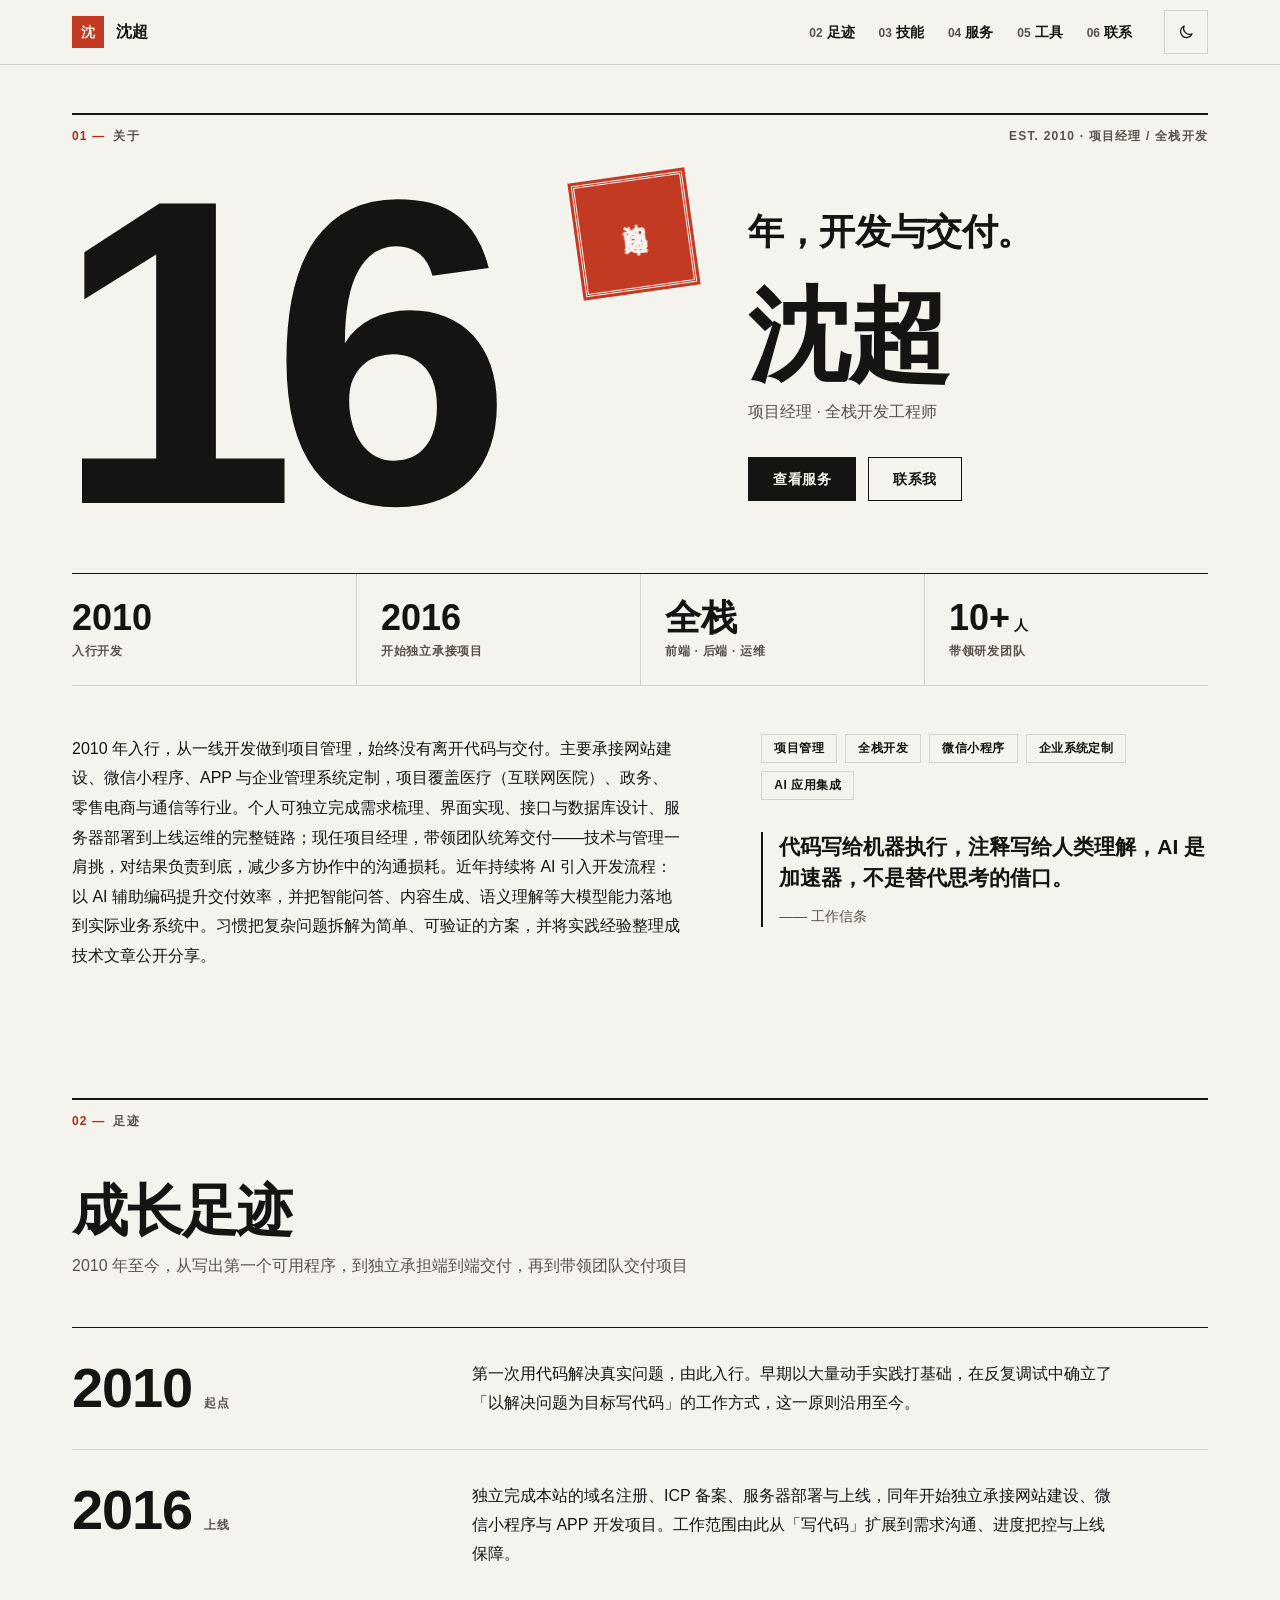
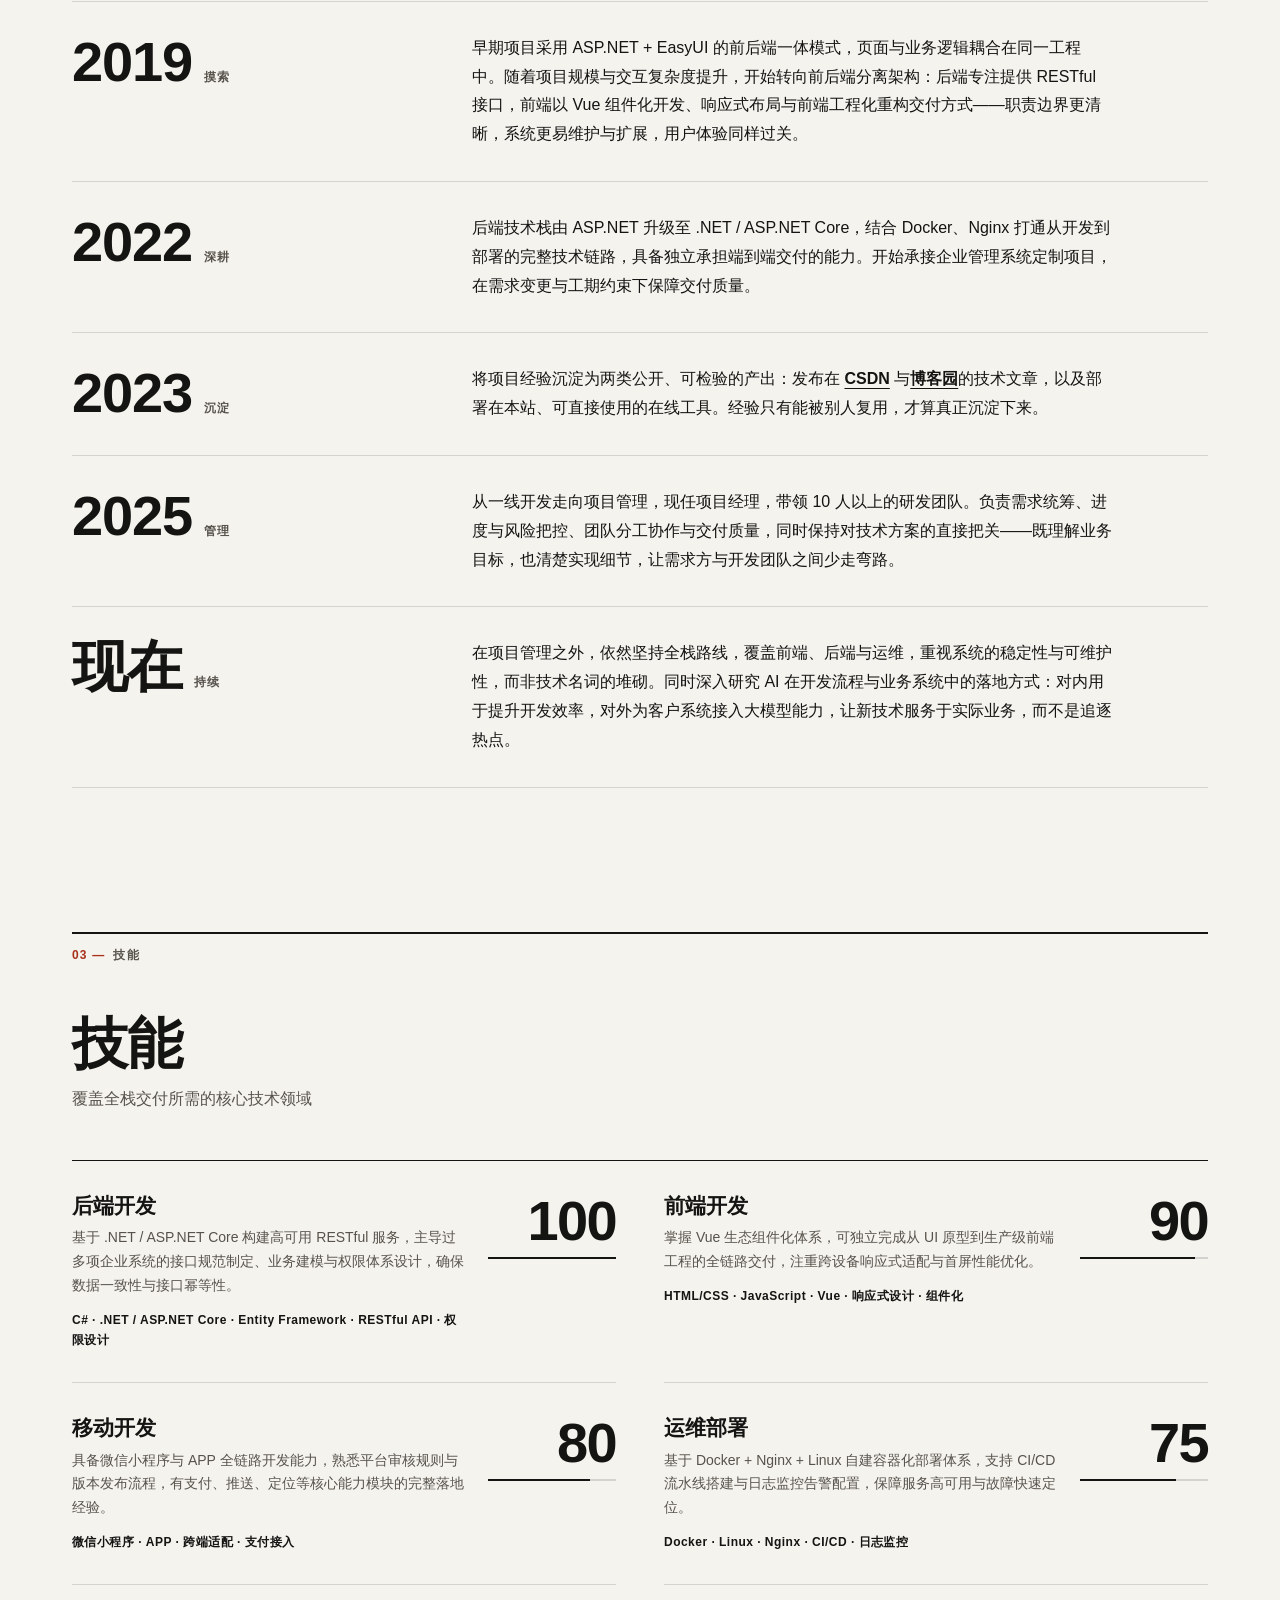
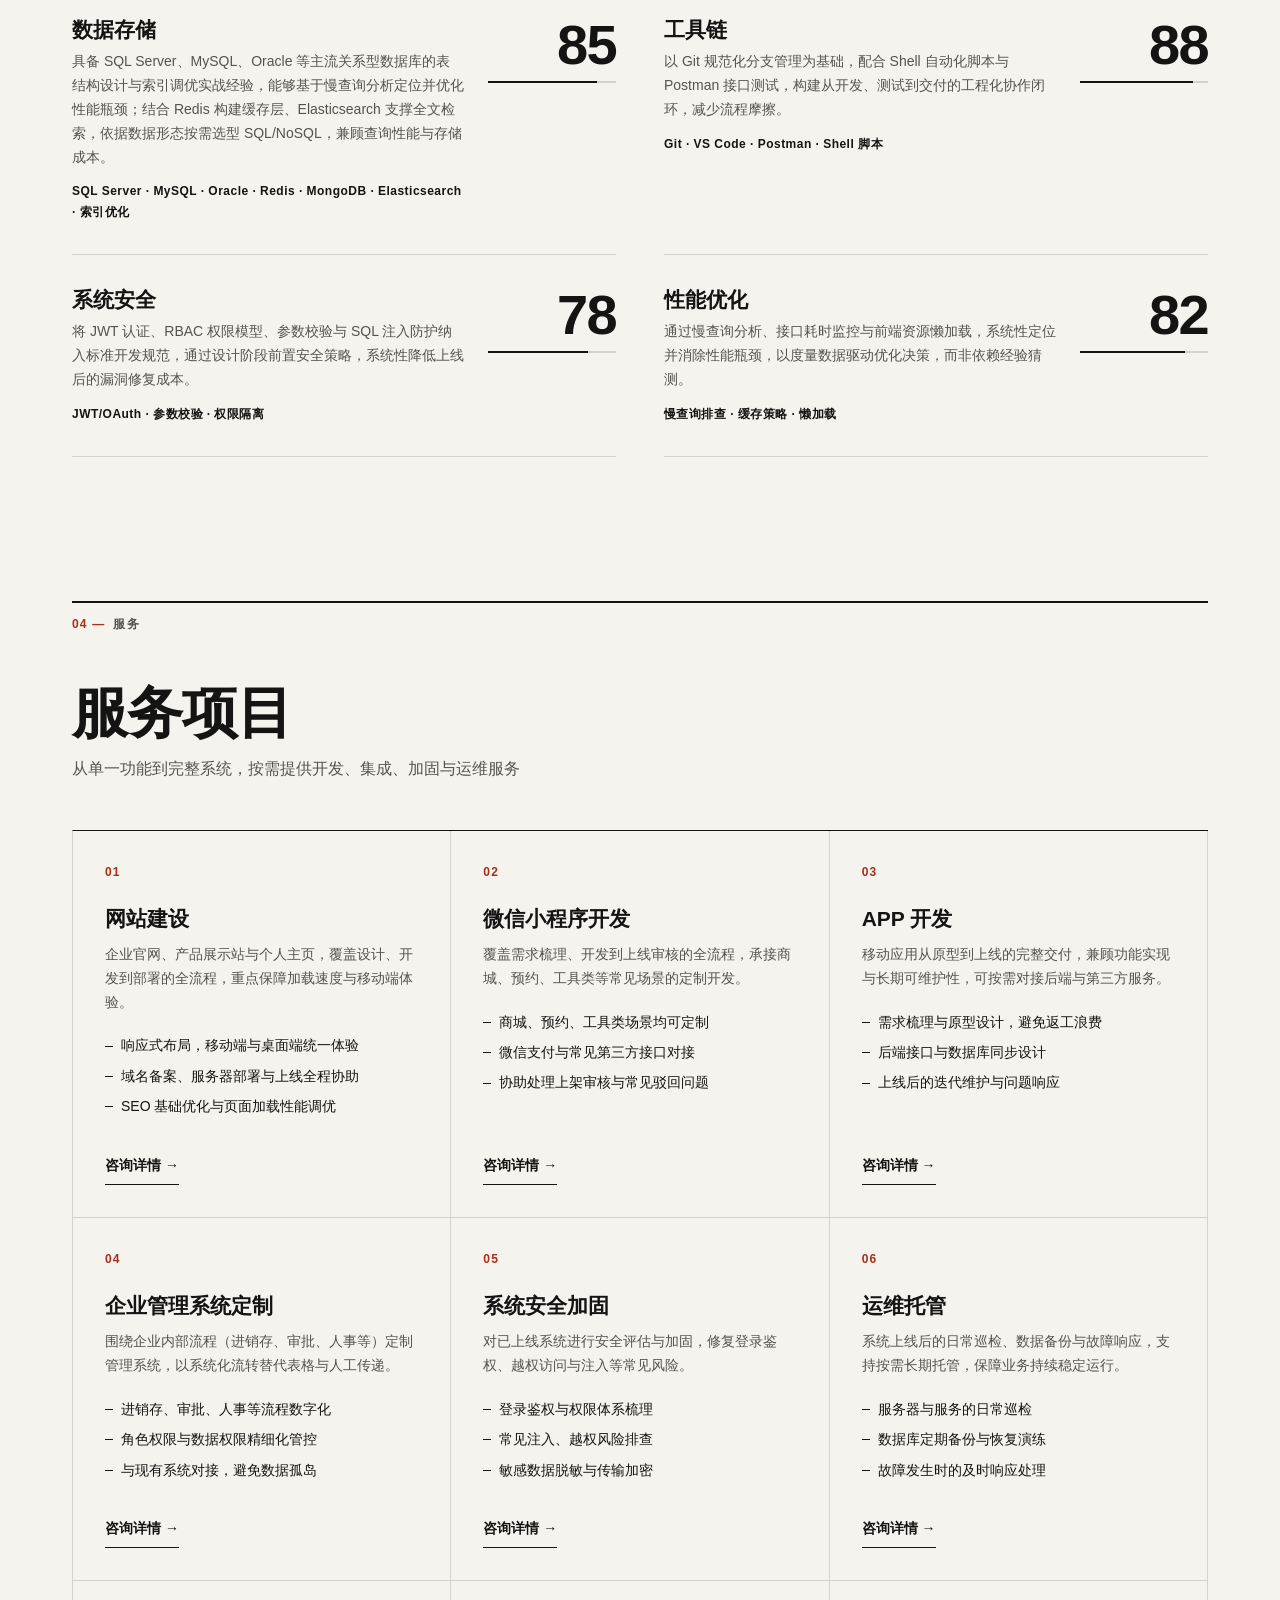
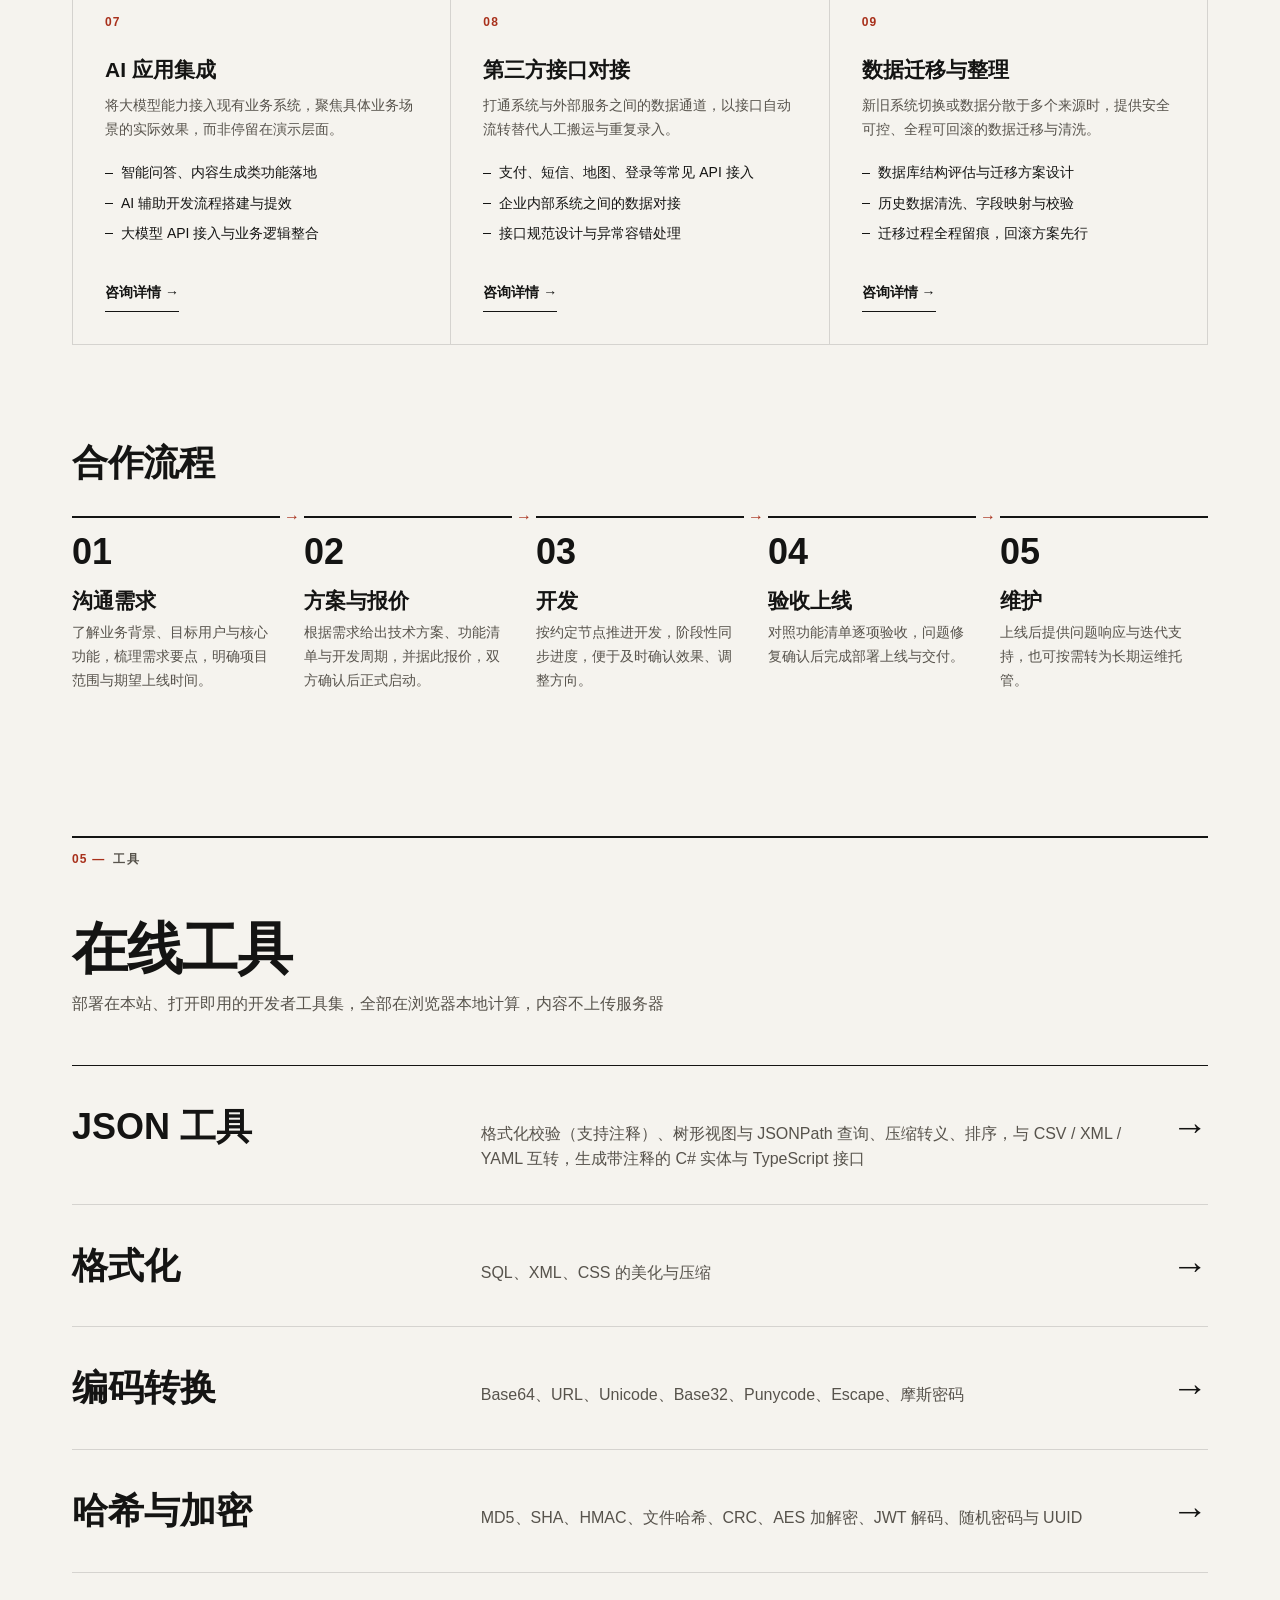
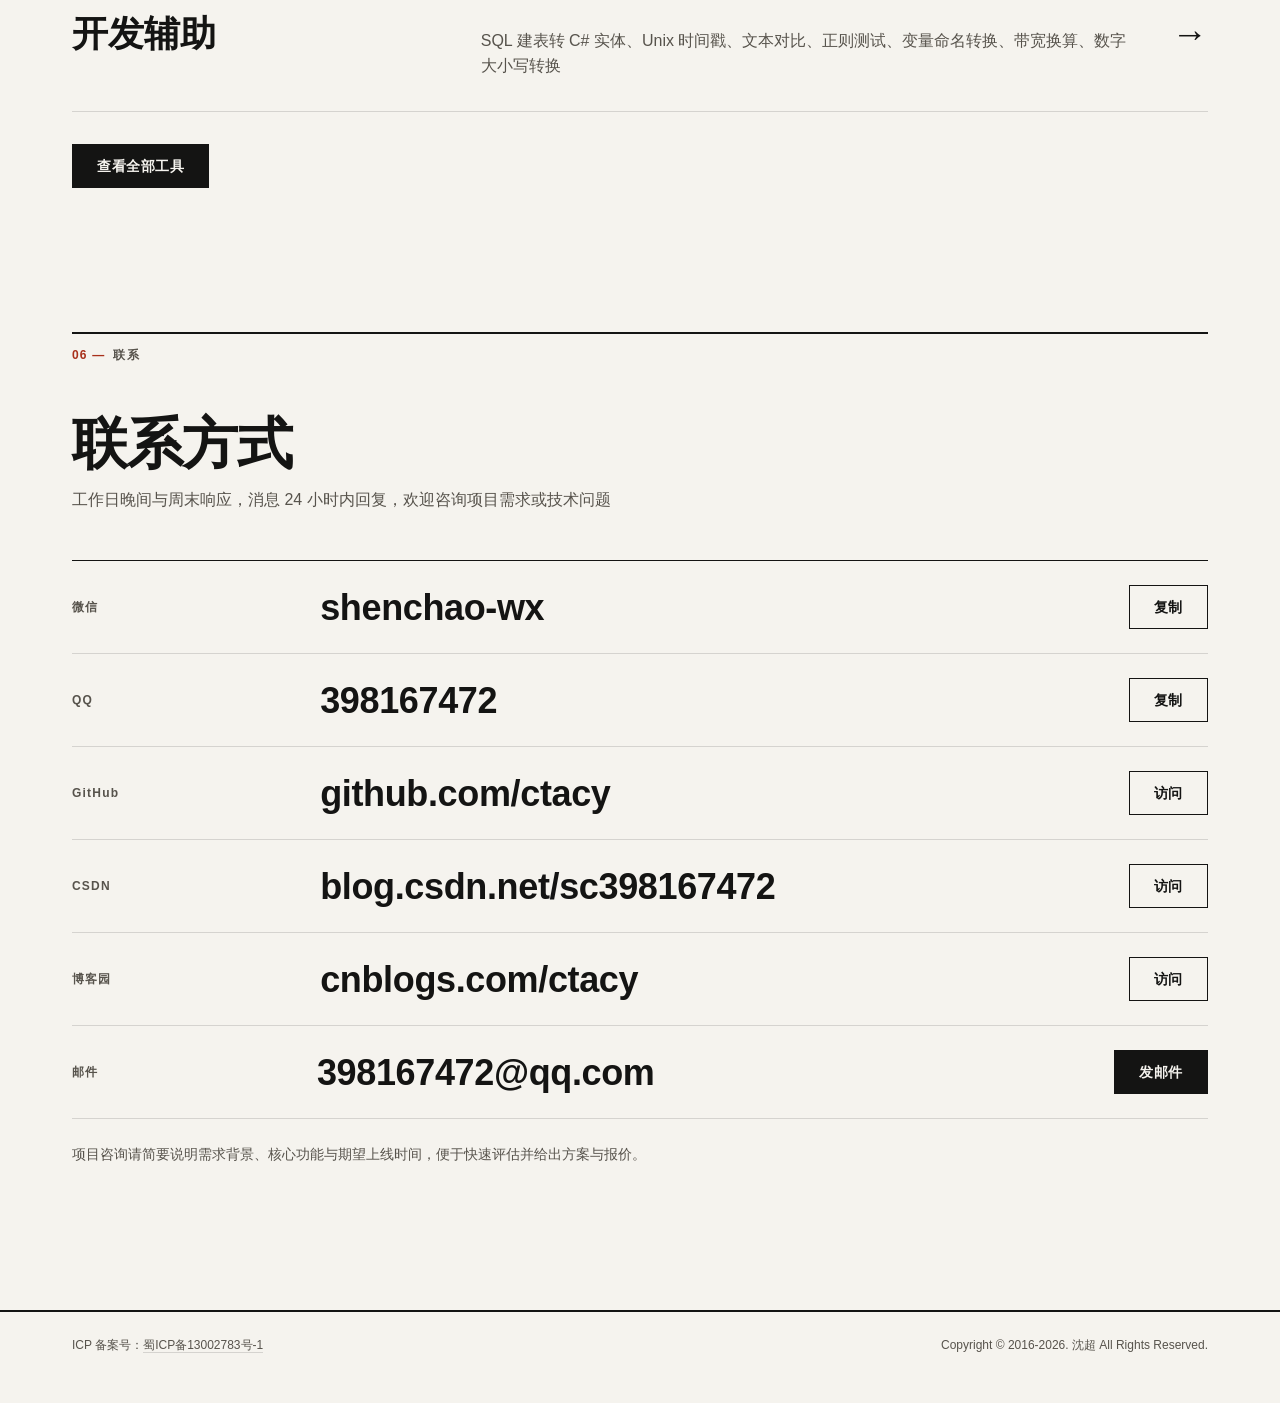
<file: index.html>
<!-- AI Accept 2026-10-16 main v1 -->
<!DOCTYPE html>
<html lang="zh-CN" data-theme="light">

<head>
  <meta charset="UTF-8">
  <meta name="viewport" content="width=device-width, initial-scale=1.0">
  <meta name="description" content="沈超，项目经理、全栈开发工程师，2010 年入行，项目覆盖医疗、政务、零售电商与通信等行业。承接网站建设、微信小程序、APP 与企业管理系统定制，提供 AI 应用集成、系统安全加固与运维托管服务。">
  <meta name="theme-color" content="#F5F3EE" media="(prefers-color-scheme: light)">
  <meta name="theme-color" content="#131211" media="(prefers-color-scheme: dark)">
  <meta property="og:title" content="沈超 · 项目经理 / 全栈开发工程师">
  <meta property="og:description" content="项目经理 / 全栈开发工程师，2010 年入行。网站建设 · 微信小程序 · APP · 企业系统 · AI 应用集成">
  <meta property="og:type" content="website">
  <link rel="icon" href="assets/img/favicon.svg" type="image/svg+xml">
  <title>沈超 · 项目经理 / 全栈开发工程师</title>
  <script>
    // 首屏前确定主题，避免深色用户看到浅色闪烁
    (function () {
      try {
        var t = localStorage.getItem('theme-preference');
        if (t !== 'light' && t !== 'dark') t = window.matchMedia('(prefers-color-scheme: dark)').matches ? 'dark' : 'light';
        document.documentElement.setAttribute('data-theme', t);
      } catch (e) { }
    })();
  </script>
  <link rel="stylesheet" href="css/tokens.css?v=2026101706">
  <link rel="stylesheet" href="css/style.css?v=2026101706">
</head>

<body id="top">
  <a class="skip-link" href="#main">跳到主要内容</a>

  <header class="site-header">
    <div class="container header-inner">
      <a class="brand" href="#top" aria-label="沈超 · 回到顶部">
        <span class="brand-mark" aria-hidden="true">沈</span>
        <span class="brand-name">沈超</span>
      </a>
      <nav aria-label="主导航">
        <ul class="nav-links">
          <li><a href="#timeline"><span class="nav-no">02</span>足迹</a></li>
          <li><a href="#skills"><span class="nav-no">03</span>技能</a></li>
          <li><a href="#services"><span class="nav-no">04</span>服务</a></li>
          <li><a href="#tools"><span class="nav-no">05</span>工具</a></li>
          <li><a href="#contact"><span class="nav-no">06</span>联系</a></li>
        </ul>
      </nav>
      <button class="theme-toggle" id="themeToggle" type="button" aria-label="切换为深色模式" aria-pressed="false">
        <svg class="icon-moon" viewBox="0 0 24 24" width="18" height="18" aria-hidden="true"><path d="M20 14.5A8 8 0 0 1 9.5 4a8 8 0 1 0 10.5 10.5z" fill="none" stroke="currentColor" stroke-width="1.75" stroke-linejoin="round"/></svg>
        <svg class="icon-sun" viewBox="0 0 24 24" width="18" height="18" aria-hidden="true"><circle cx="12" cy="12" r="4" fill="none" stroke="currentColor" stroke-width="1.75"/><path d="M12 2v2.5M12 19.5V22M2 12h2.5M19.5 12H22M4.9 4.9l1.8 1.8M17.3 17.3l1.8 1.8M4.9 19.1l1.8-1.8M17.3 6.7l1.8-1.8" stroke="currentColor" stroke-width="1.75" stroke-linecap="round"/></svg>
      </button>
    </div>
  </header>

  <main id="main">
    <!-- 01 关于 -->
    <section id="about" class="container hero" aria-labelledby="hero-name">
      <div class="section-head">
        <span class="kicker"><span class="sec-no">01</span>关于</span>
        <span class="kicker">EST. 2010 · 项目经理 / 全栈开发</span>
      </div>

      <div class="hero-grid">
        <div class="hero-figure">
          <p class="hero-number"><span data-years-since="2010">16</span></p>
          <div class="seal" aria-hidden="true"><span>沈超之印</span></div>
        </div>

        <div class="hero-copy">
          <p class="hero-tagline">年，开发与交付。</p>
          <h1 class="hero-name" id="hero-name">沈超</h1>
          <p class="hero-role">项目经理 · 全栈开发工程师</p>
          <div class="hero-actions">
            <a class="btn btn-primary" href="#services">查看服务</a>
            <a class="btn" href="#contact">联系我</a>
          </div>
        </div>
      </div>

      <dl class="stats">
        <div class="stat">
          <dt>入行开发</dt>
          <dd>2010</dd>
        </div>
        <div class="stat">
          <dt>开始独立承接项目</dt>
          <dd>2016</dd>
        </div>
        <div class="stat">
          <dt>前端 · 后端 · 运维</dt>
          <dd>全栈</dd>
        </div>
        <div class="stat">
          <dt>带领研发团队</dt>
          <dd>10+<small>人</small></dd>
        </div>
      </dl>

      <div class="hero-detail">
        <p class="lead">2010 年入行，从一线开发做到项目管理，始终没有离开代码与交付。主要承接网站建设、微信小程序、APP 与企业管理系统定制，项目覆盖医疗（互联网医院）、政务、零售电商与通信等行业。个人可独立完成需求梳理、界面实现、接口与数据库设计、服务器部署到上线运维的完整链路；现任项目经理，带领团队统筹交付——技术与管理一肩挑，对结果负责到底，减少多方协作中的沟通损耗。近年持续将 AI 引入开发流程：以 AI 辅助编码提升交付效率，并把智能问答、内容生成、语义理解等大模型能力落地到实际业务系统中。习惯把复杂问题拆解为简单、可验证的方案，并将实践经验整理成技术文章公开分享。</p>
        <div class="hero-aside">
          <ul class="tag-list" aria-label="标签">
            <li>项目管理</li>
            <li>全栈开发</li>
            <li>微信小程序</li>
            <li>企业系统定制</li>
            <li>AI 应用集成</li>
          </ul>
          <blockquote class="quote">
            <p>代码写给机器执行，注释写给人类理解，AI 是加速器，不是替代思考的借口。</p>
            <footer>—— 工作信条</footer>
          </blockquote>
        </div>
      </div>
    </section>

    <!-- 02 足迹 -->
    <section id="timeline" class="container section" aria-labelledby="timeline-title">
      <div class="section-head">
        <span class="kicker"><span class="sec-no">02</span>足迹</span>
      </div>
      <h2 class="section-title" id="timeline-title">成长足迹</h2>
      <p class="section-sub">2010 年至今，从写出第一个可用程序，到独立承担端到端交付，再到带领团队交付项目</p>
      <ol class="timeline">
        <li class="timeline-row">
          <p class="timeline-year">2010<span>起点</span></p>
          <p>第一次用代码解决真实问题，由此入行。早期以大量动手实践打基础，在反复调试中确立了「以解决问题为目标写代码」的工作方式，这一原则沿用至今。</p>
        </li>
        <li class="timeline-row">
          <p class="timeline-year">2016<span>上线</span></p>
          <p>独立完成本站的域名注册、ICP 备案、服务器部署与上线，同年开始独立承接网站建设、微信小程序与 APP 开发项目。工作范围由此从「写代码」扩展到需求沟通、进度把控与上线保障。</p>
        </li>
        <li class="timeline-row">
          <p class="timeline-year">2019<span>摸索</span></p>
          <p>早期项目采用 ASP.NET + EasyUI 的前后端一体模式，页面与业务逻辑耦合在同一工程中。随着项目规模与交互复杂度提升，开始转向前后端分离架构：后端专注提供 RESTful 接口，前端以 Vue 组件化开发、响应式布局与前端工程化重构交付方式——职责边界更清晰，系统更易维护与扩展，用户体验同样过关。</p>
        </li>
        <li class="timeline-row">
          <p class="timeline-year">2022<span>深耕</span></p>
          <p>后端技术栈由 ASP.NET 升级至 .NET / ASP.NET Core，结合 Docker、Nginx 打通从开发到部署的完整技术链路，具备独立承担端到端交付的能力。开始承接企业管理系统定制项目，在需求变更与工期约束下保障交付质量。</p>
        </li>
        <li class="timeline-row">
          <p class="timeline-year">2023<span>沉淀</span></p>
          <p>将项目经验沉淀为两类公开、可检验的产出：发布在 <a href="https://blog.csdn.net/sc398167472" target="_blank" rel="noopener noreferrer">CSDN</a> 与<a href="https://www.cnblogs.com/ctacy" target="_blank" rel="noopener noreferrer">博客园</a>的技术文章，以及部署在本站、可直接使用的在线工具。经验只有能被别人复用，才算真正沉淀下来。</p>
        </li>
        <li class="timeline-row">
          <p class="timeline-year">2025<span>管理</span></p>
          <p>从一线开发走向项目管理，现任项目经理，带领 10 人以上的研发团队。负责需求统筹、进度与风险把控、团队分工协作与交付质量，同时保持对技术方案的直接把关——既理解业务目标，也清楚实现细节，让需求方与开发团队之间少走弯路。</p>
        </li>
        <li class="timeline-row">
          <p class="timeline-year">现在<span>持续</span></p>
          <p>在项目管理之外，依然坚持全栈路线，覆盖前端、后端与运维，重视系统的稳定性与可维护性，而非技术名词的堆砌。同时深入研究 AI 在开发流程与业务系统中的落地方式：对内用于提升开发效率，对外为客户系统接入大模型能力，让新技术服务于实际业务，而不是追逐热点。</p>
        </li>
      </ol>
    </section>

    <!-- 03 技能 -->
    <section id="skills" class="container section" aria-labelledby="skills-title">
      <div class="section-head">
        <span class="kicker"><span class="sec-no">03</span>技能</span>
      </div>
      <h2 class="section-title" id="skills-title">技能</h2>
      <p class="section-sub">覆盖全栈交付所需的核心技术领域</p>
      <ul class="skill-list">
        <li class="skill-row">
          <div class="skill-main">
            <h3>后端开发</h3>
            <p>基于 .NET / ASP.NET Core 构建高可用 RESTful 服务，主导过多项企业系统的接口规范制定、业务建模与权限体系设计，确保数据一致性与接口幂等性。</p>
            <p class="skill-tags">C# · .NET / ASP.NET Core · Entity Framework · RESTful API · 权限设计</p>
          </div>
          <div class="skill-level" role="img" aria-label="后端开发熟练度 100%">
            <span class="skill-num" aria-hidden="true">100</span>
            <span class="skill-bar" style="--level: 100%;" aria-hidden="true"></span>
          </div>
        </li>
        <li class="skill-row">
          <div class="skill-main">
            <h3>前端开发</h3>
            <p>掌握 Vue 生态组件化体系，可独立完成从 UI 原型到生产级前端工程的全链路交付，注重跨设备响应式适配与首屏性能优化。</p>
            <p class="skill-tags">HTML/CSS · JavaScript · Vue · 响应式设计 · 组件化</p>
          </div>
          <div class="skill-level" role="img" aria-label="前端开发熟练度 90%">
            <span class="skill-num" aria-hidden="true">90</span>
            <span class="skill-bar" style="--level: 90%;" aria-hidden="true"></span>
          </div>
        </li>
        <li class="skill-row">
          <div class="skill-main">
            <h3>移动开发</h3>
            <p>具备微信小程序与 APP 全链路开发能力，熟悉平台审核规则与版本发布流程，有支付、推送、定位等核心能力模块的完整落地经验。</p>
            <p class="skill-tags">微信小程序 · APP · 跨端适配 · 支付接入</p>
          </div>
          <div class="skill-level" role="img" aria-label="移动开发熟练度 80%">
            <span class="skill-num" aria-hidden="true">80</span>
            <span class="skill-bar" style="--level: 80%;" aria-hidden="true"></span>
          </div>
        </li>
        <li class="skill-row">
          <div class="skill-main">
            <h3>运维部署</h3>
            <p>基于 Docker + Nginx + Linux 自建容器化部署体系，支持 CI/CD 流水线搭建与日志监控告警配置，保障服务高可用与故障快速定位。</p>
            <p class="skill-tags">Docker · Linux · Nginx · CI/CD · 日志监控</p>
          </div>
          <div class="skill-level" role="img" aria-label="运维部署熟练度 75%">
            <span class="skill-num" aria-hidden="true">75</span>
            <span class="skill-bar" style="--level: 75%;" aria-hidden="true"></span>
          </div>
        </li>
        <li class="skill-row">
          <div class="skill-main">
            <h3>数据存储</h3>
            <p>具备 SQL Server、MySQL、Oracle 等主流关系型数据库的表结构设计与索引调优实战经验，能够基于慢查询分析定位并优化性能瓶颈；结合 Redis 构建缓存层、Elasticsearch 支撑全文检索，依据数据形态按需选型 SQL/NoSQL，兼顾查询性能与存储成本。</p>
            <p class="skill-tags">SQL Server · MySQL · Oracle · Redis · MongoDB · Elasticsearch · 索引优化</p>
          </div>
          <div class="skill-level" role="img" aria-label="数据存储熟练度 85%">
            <span class="skill-num" aria-hidden="true">85</span>
            <span class="skill-bar" style="--level: 85%;" aria-hidden="true"></span>
          </div>
        </li>
        <li class="skill-row">
          <div class="skill-main">
            <h3>工具链</h3>
            <p>以 Git 规范化分支管理为基础，配合 Shell 自动化脚本与 Postman 接口测试，构建从开发、测试到交付的工程化协作闭环，减少流程摩擦。</p>
            <p class="skill-tags">Git · VS Code · Postman · Shell 脚本</p>
          </div>
          <div class="skill-level" role="img" aria-label="工具链熟练度 88%">
            <span class="skill-num" aria-hidden="true">88</span>
            <span class="skill-bar" style="--level: 88%;" aria-hidden="true"></span>
          </div>
        </li>
        <li class="skill-row">
          <div class="skill-main">
            <h3>系统安全</h3>
            <p>将 JWT 认证、RBAC 权限模型、参数校验与 SQL 注入防护纳入标准开发规范，通过设计阶段前置安全策略，系统性降低上线后的漏洞修复成本。</p>
            <p class="skill-tags">JWT/OAuth · 参数校验 · 权限隔离</p>
          </div>
          <div class="skill-level" role="img" aria-label="系统安全熟练度 78%">
            <span class="skill-num" aria-hidden="true">78</span>
            <span class="skill-bar" style="--level: 78%;" aria-hidden="true"></span>
          </div>
        </li>
        <li class="skill-row">
          <div class="skill-main">
            <h3>性能优化</h3>
            <p>通过慢查询分析、接口耗时监控与前端资源懒加载，系统性定位并消除性能瓶颈，以度量数据驱动优化决策，而非依赖经验猜测。</p>
            <p class="skill-tags">慢查询排查 · 缓存策略 · 懒加载</p>
          </div>
          <div class="skill-level" role="img" aria-label="性能优化熟练度 82%">
            <span class="skill-num" aria-hidden="true">82</span>
            <span class="skill-bar" style="--level: 82%;" aria-hidden="true"></span>
          </div>
        </li>
      </ul>
    </section>

    <!-- 04 服务 -->
    <section id="services" class="container section" aria-labelledby="services-title">
      <div class="section-head">
        <span class="kicker"><span class="sec-no">04</span>服务</span>
      </div>
      <h2 class="section-title" id="services-title">服务项目</h2>
      <p class="section-sub">从单一功能到完整系统，按需提供开发、集成、加固与运维服务</p>
      <div class="service-grid">
        <article class="service">
          <span class="service-no">01</span>
          <h3>网站建设</h3>
          <p>企业官网、产品展示站与个人主页，覆盖设计、开发到部署的全流程，重点保障加载速度与移动端体验。</p>
          <ul>
            <li>响应式布局，移动端与桌面端统一体验</li>
            <li>域名备案、服务器部署与上线全程协助</li>
            <li>SEO 基础优化与页面加载性能调优</li>
          </ul>
          <a class="service-link" href="#contact">咨询详情 <span aria-hidden="true">→</span></a>
        </article>
        <article class="service">
          <span class="service-no">02</span>
          <h3>微信小程序开发</h3>
          <p>覆盖需求梳理、开发到上线审核的全流程，承接商城、预约、工具类等常见场景的定制开发。</p>
          <ul>
            <li>商城、预约、工具类场景均可定制</li>
            <li>微信支付与常见第三方接口对接</li>
            <li>协助处理上架审核与常见驳回问题</li>
          </ul>
          <a class="service-link" href="#contact">咨询详情 <span aria-hidden="true">→</span></a>
        </article>
        <article class="service">
          <span class="service-no">03</span>
          <h3>APP 开发</h3>
          <p>移动应用从原型到上线的完整交付，兼顾功能实现与长期可维护性，可按需对接后端与第三方服务。</p>
          <ul>
            <li>需求梳理与原型设计，避免返工浪费</li>
            <li>后端接口与数据库同步设计</li>
            <li>上线后的迭代维护与问题响应</li>
          </ul>
          <a class="service-link" href="#contact">咨询详情 <span aria-hidden="true">→</span></a>
        </article>
        <article class="service">
          <span class="service-no">04</span>
          <h3>企业管理系统定制</h3>
          <p>围绕企业内部流程（进销存、审批、人事等）定制管理系统，以系统化流转替代表格与人工传递。</p>
          <ul>
            <li>进销存、审批、人事等流程数字化</li>
            <li>角色权限与数据权限精细化管控</li>
            <li>与现有系统对接，避免数据孤岛</li>
          </ul>
          <a class="service-link" href="#contact">咨询详情 <span aria-hidden="true">→</span></a>
        </article>
        <article class="service">
          <span class="service-no">05</span>
          <h3>系统安全加固</h3>
          <p>对已上线系统进行安全评估与加固，修复登录鉴权、越权访问与注入等常见风险。</p>
          <ul>
            <li>登录鉴权与权限体系梳理</li>
            <li>常见注入、越权风险排查</li>
            <li>敏感数据脱敏与传输加密</li>
          </ul>
          <a class="service-link" href="#contact">咨询详情 <span aria-hidden="true">→</span></a>
        </article>
        <article class="service">
          <span class="service-no">06</span>
          <h3>运维托管</h3>
          <p>系统上线后的日常巡检、数据备份与故障响应，支持按需长期托管，保障业务持续稳定运行。</p>
          <ul>
            <li>服务器与服务的日常巡检</li>
            <li>数据库定期备份与恢复演练</li>
            <li>故障发生时的及时响应处理</li>
          </ul>
          <a class="service-link" href="#contact">咨询详情 <span aria-hidden="true">→</span></a>
        </article>
        <article class="service">
          <span class="service-no">07</span>
          <h3>AI 应用集成</h3>
          <p>将大模型能力接入现有业务系统，聚焦具体业务场景的实际效果，而非停留在演示层面。</p>
          <ul>
            <li>智能问答、内容生成类功能落地</li>
            <li>AI 辅助开发流程搭建与提效</li>
            <li>大模型 API 接入与业务逻辑整合</li>
          </ul>
          <a class="service-link" href="#contact">咨询详情 <span aria-hidden="true">→</span></a>
        </article>
        <article class="service">
          <span class="service-no">08</span>
          <h3>第三方接口对接</h3>
          <p>打通系统与外部服务之间的数据通道，以接口自动流转替代人工搬运与重复录入。</p>
          <ul>
            <li>支付、短信、地图、登录等常见 API 接入</li>
            <li>企业内部系统之间的数据对接</li>
            <li>接口规范设计与异常容错处理</li>
          </ul>
          <a class="service-link" href="#contact">咨询详情 <span aria-hidden="true">→</span></a>
        </article>
        <article class="service">
          <span class="service-no">09</span>
          <h3>数据迁移与整理</h3>
          <p>新旧系统切换或数据分散于多个来源时，提供安全可控、全程可回滚的数据迁移与清洗。</p>
          <ul>
            <li>数据库结构评估与迁移方案设计</li>
            <li>历史数据清洗、字段映射与校验</li>
            <li>迁移过程全程留痕，回滚方案先行</li>
          </ul>
          <a class="service-link" href="#contact">咨询详情 <span aria-hidden="true">→</span></a>
        </article>
      </div>

      <h3 class="sub-title" id="process-title">合作流程</h3>
      <ol class="process" aria-labelledby="process-title">
        <li class="process-step">
          <span class="process-no">01</span>
          <h4>沟通需求</h4>
          <p>了解业务背景、目标用户与核心功能，梳理需求要点，明确项目范围与期望上线时间。</p>
        </li>
        <li class="process-step">
          <span class="process-no">02</span>
          <h4>方案与报价</h4>
          <p>根据需求给出技术方案、功能清单与开发周期，并据此报价，双方确认后正式启动。</p>
        </li>
        <li class="process-step">
          <span class="process-no">03</span>
          <h4>开发</h4>
          <p>按约定节点推进开发，阶段性同步进度，便于及时确认效果、调整方向。</p>
        </li>
        <li class="process-step">
          <span class="process-no">04</span>
          <h4>验收上线</h4>
          <p>对照功能清单逐项验收，问题修复确认后完成部署上线与交付。</p>
        </li>
        <li class="process-step">
          <span class="process-no">05</span>
          <h4>维护</h4>
          <p>上线后提供问题响应与迭代支持，也可按需转为长期运维托管。</p>
        </li>
      </ol>
    </section>

    <!-- 05 工具 -->
    <section id="tools" class="container section" aria-labelledby="tools-title">
      <div class="section-head">
        <span class="kicker"><span class="sec-no">05</span>工具</span>
      </div>
      <h2 class="section-title" id="tools-title">在线工具</h2>
      <p class="section-sub">部署在本站、打开即用的开发者工具集，全部在浏览器本地计算，内容不上传服务器</p>
      <ul class="tool-list">
        <li>
          <a class="tool-row" href="tools.html#json-format">
            <span class="tool-name">JSON 工具</span>
            <span class="tool-desc">格式化校验（支持注释）、树形视图与 JSONPath 查询、压缩转义、排序，与 CSV / XML / YAML 互转，生成带注释的 C# 实体与 TypeScript 接口</span>
            <span class="tool-arrow" aria-hidden="true">→</span>
          </a>
        </li>
        <li>
          <a class="tool-row" href="tools.html#sql-format">
            <span class="tool-name">格式化</span>
            <span class="tool-desc">SQL、XML、CSS 的美化与压缩</span>
            <span class="tool-arrow" aria-hidden="true">→</span>
          </a>
        </li>
        <li>
          <a class="tool-row" href="tools.html#base64">
            <span class="tool-name">编码转换</span>
            <span class="tool-desc">Base64、URL、Unicode、Base32、Punycode、Escape、摩斯密码</span>
            <span class="tool-arrow" aria-hidden="true">→</span>
          </a>
        </li>
        <li>
          <a class="tool-row" href="tools.html#md5">
            <span class="tool-name">哈希与加密</span>
            <span class="tool-desc">MD5、SHA、HMAC、文件哈希、CRC、AES 加解密、JWT 解码、随机密码与 UUID</span>
            <span class="tool-arrow" aria-hidden="true">→</span>
          </a>
        </li>
        <li>
          <a class="tool-row" href="tools.html#timestamp">
            <span class="tool-name">开发辅助</span>
            <span class="tool-desc">SQL 建表转 C# 实体、Unix 时间戳、文本对比、正则测试、变量命名转换、带宽换算、数字大小写转换</span>
            <span class="tool-arrow" aria-hidden="true">→</span>
          </a>
        </li>
      </ul>
      <p class="tools-more"><a class="btn btn-primary" href="tools.html">查看全部工具</a></p>
    </section>

    <!-- 06 联系 -->
    <section id="contact" class="container section" aria-labelledby="contact-title">
      <div class="section-head">
        <span class="kicker"><span class="sec-no">06</span>联系</span>
      </div>
      <h2 class="section-title" id="contact-title">联系方式</h2>
      <p class="section-sub">工作日晚间与周末响应，消息 24 小时内回复，欢迎咨询项目需求或技术问题</p>
      <ul class="contact-list">
        <li class="contact-row">
          <span class="contact-label">微信</span>
          <span class="contact-value" id="val-wechat">shenchao-wx</span>
          <button class="btn contact-copy" data-val="shenchao-wx" aria-label="复制微信号" type="button">复制</button>
        </li>
        <li class="contact-row">
          <span class="contact-label">QQ</span>
          <span class="contact-value" id="val-qq">398167472</span>
          <button class="btn contact-copy" data-val="398167472" aria-label="复制 QQ 号" type="button">复制</button>
        </li>
        <li class="contact-row">
          <span class="contact-label">GitHub</span>
          <span class="contact-value">github.com/<wbr>ctacy</span>
          <a class="btn" href="https://github.com/ctacy" target="_blank" rel="me noopener noreferrer" aria-label="访问 GitHub 主页（新窗口）">访问</a>
        </li>
        <li class="contact-row">
          <span class="contact-label">CSDN</span>
          <span class="contact-value">blog.csdn.net/<wbr>sc398167472</span>
          <a class="btn" href="https://blog.csdn.net/sc398167472" target="_blank" rel="me noopener noreferrer" aria-label="访问 CSDN 博客（新窗口）">访问</a>
        </li>
        <li class="contact-row">
          <span class="contact-label">博客园</span>
          <span class="contact-value">cnblogs.com/<wbr>ctacy</span>
          <a class="btn" href="https://www.cnblogs.com/ctacy" target="_blank" rel="me noopener noreferrer" aria-label="访问博客园（新窗口）">访问</a>
        </li>
        <li class="contact-row">
          <span class="contact-label">邮件</span>
          <span class="contact-value">398167472<wbr>@qq.com</span>
          <a class="btn btn-primary" href="mailto:398167472@qq.com?subject=合作咨询&body=Hi 沈超，我想了解一下……" aria-label="发送邮件">发邮件</a>
        </li>
      </ul>
      <p class="contact-note">项目咨询请简要说明需求背景、核心功能与期望上线时间，便于快速评估并给出方案与报价。</p>
    </section>
  </main>

  <footer class="site-footer">
    <div class="container footer-inner">
      <p>ICP 备案号：<a id="beian-no" href="https://beian.miit.gov.cn" target="_blank" rel="noopener noreferrer">蜀ICP备13002783号-1</a></p>
      <p id="copyright">Copyright &copy; 2016-<span id="year">2026</span>. 沈超 All Rights Reserved.</p>
    </div>
  </footer>

  <script src="js/main.js?v=2026101706"></script>
</body>

</html>
</file>
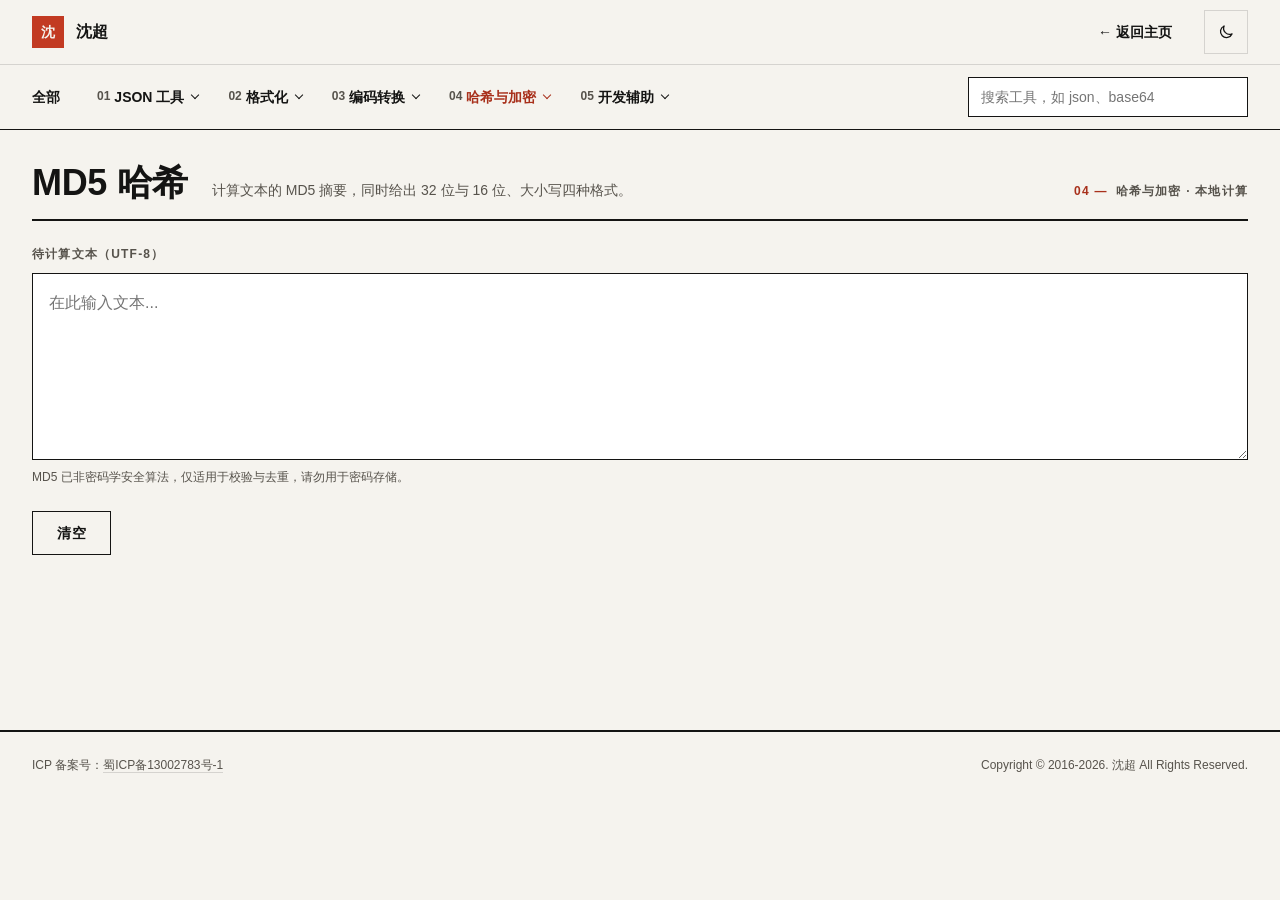
<file: md5.html>
<!-- AI Accept 2026-10-16 main v1 -->
<!-- MD5 工具已并入 tools.html，本页仅保留旧链接跳转 -->
<!DOCTYPE html>
<html lang="zh-CN">

<head>
  <meta charset="UTF-8">
  <meta name="viewport" content="width=device-width, initial-scale=1.0">
  <meta name="robots" content="noindex">
  <meta http-equiv="refresh" content="0; url=tools.html#md5">
  <link rel="canonical" href="tools.html#md5">
  <title>MD5 哈希 · 沈超</title>
  <script>location.replace('tools.html#md5');</script>
</head>

<body>
  <p>MD5 工具已迁移，正在跳转…… 若未自动跳转，请<a href="tools.html#md5">点击这里</a>。</p>
</body>

</html>
</file>
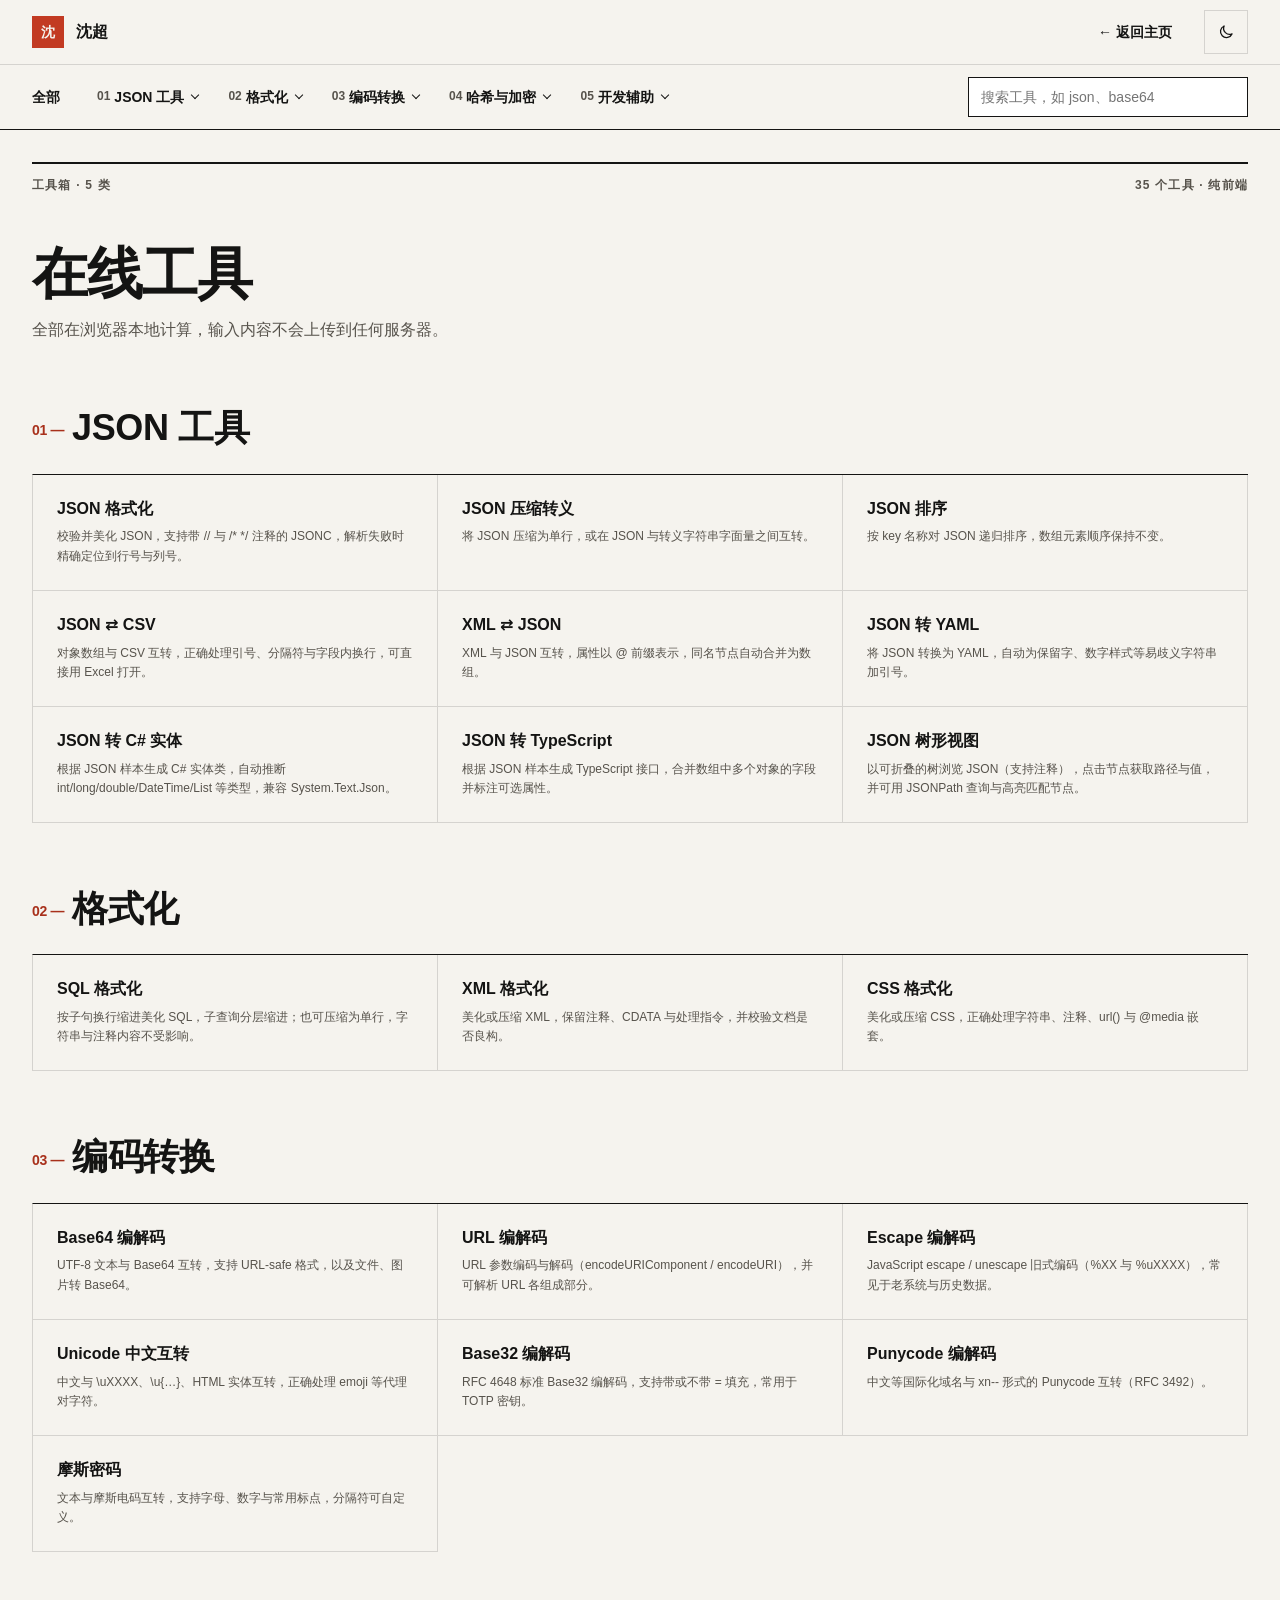
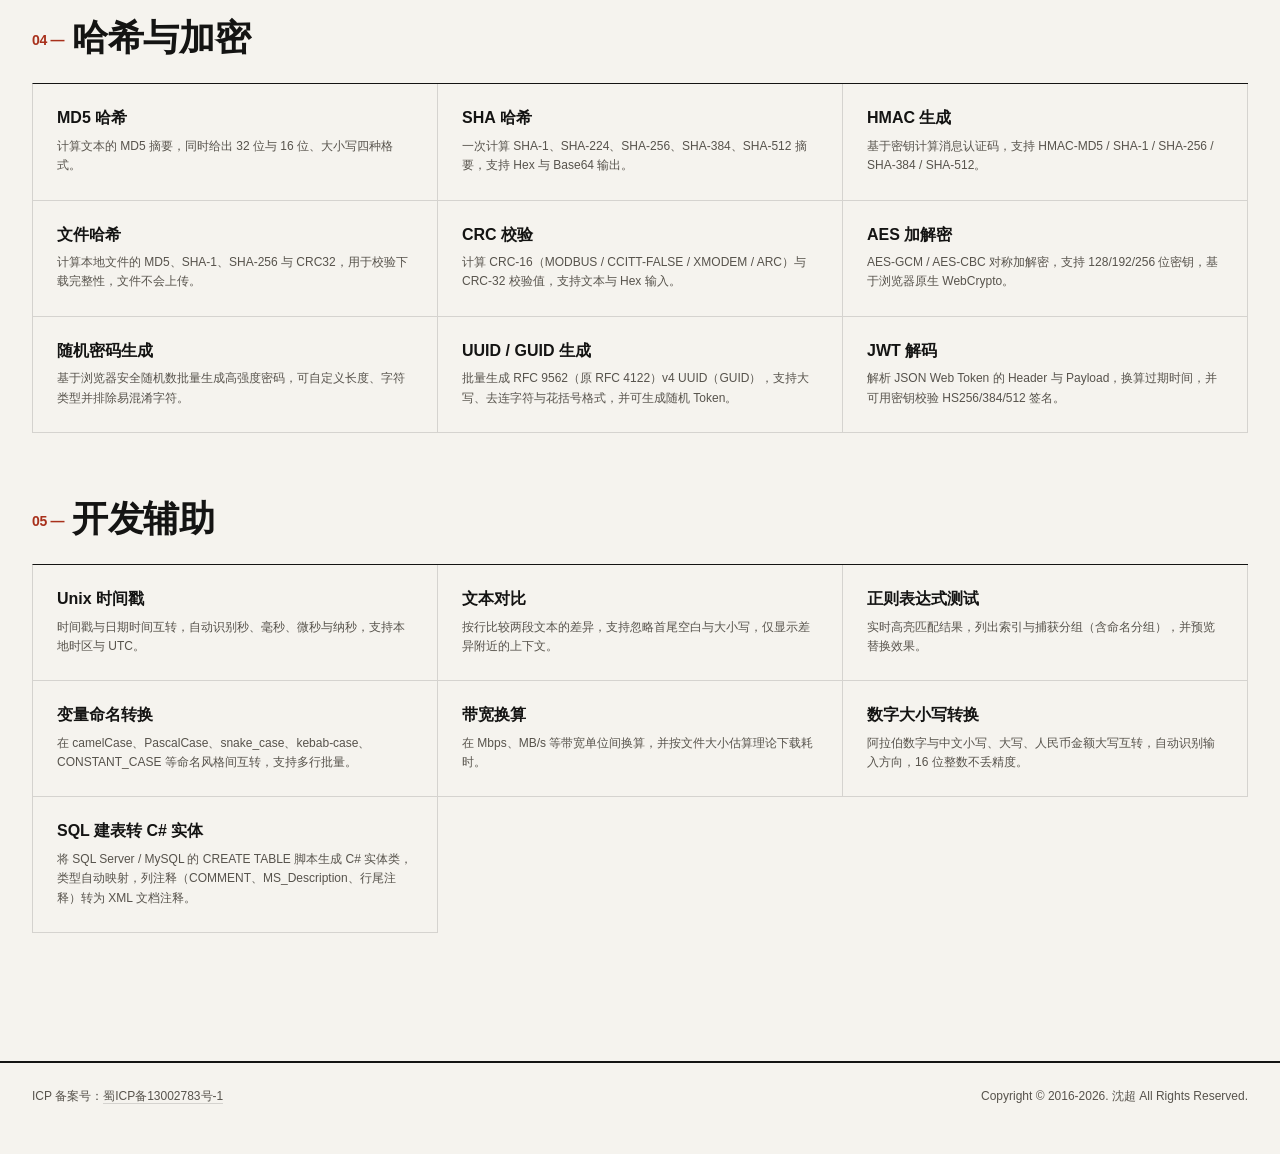
<file: tools.html>
<!-- AI Accept 2026-10-16 main v1 -->
<!DOCTYPE html>
<html lang="zh-CN" data-theme="light">

<head>
  <meta charset="UTF-8">
  <meta name="viewport" content="width=device-width, initial-scale=1.0">
  <meta name="description" content="纯前端在线工具集：JSON 格式化（支持注释）、树形视图与 JSONPath 查询、JSON / SQL 建表转 C# 实体、SQL/XML/CSS 格式化、Base64/URL/Unicode 编解码、MD5/SHA/HMAC 哈希、AES 加解密、JWT 解码、时间戳、文本对比、正则测试等，本地计算不上传。">
  <meta name="theme-color" content="#F5F3EE" media="(prefers-color-scheme: light)">
  <meta name="theme-color" content="#131211" media="(prefers-color-scheme: dark)">
  <link rel="icon" href="assets/img/favicon.svg" type="image/svg+xml">
  <title>在线工具 · 沈超</title>
  <script>
    // 首屏前确定主题，避免深色用户看到浅色闪烁
    (function () {
      try {
        var t = localStorage.getItem('theme-preference');
        if (t !== 'light' && t !== 'dark') t = window.matchMedia('(prefers-color-scheme: dark)').matches ? 'dark' : 'light';
        document.documentElement.setAttribute('data-theme', t);
      } catch (e) { }
    })();
  </script>
  <link rel="stylesheet" href="css/tokens.css?v=2026101706">
  <link rel="stylesheet" href="css/style.css?v=2026101706">
  <link rel="stylesheet" href="css/tools.css?v=2026101706">
</head>

<body>
  <a class="skip-link" href="#main">跳到主要内容</a>

  <header class="site-header">
    <div class="container tools-container header-inner">
      <a class="brand" href="index.html" aria-label="沈超 · 返回主页">
        <span class="brand-mark" aria-hidden="true">沈</span>
        <span class="brand-name">沈超</span>
      </a>
      <nav aria-label="主导航">
        <ul class="nav-links">
          <li><a href="index.html"><span aria-hidden="true">←</span> 返回主页</a></li>
        </ul>
      </nav>
      <button class="theme-toggle" id="themeToggle" type="button" aria-label="切换为深色模式" aria-pressed="false">
        <svg class="icon-moon" viewBox="0 0 24 24" width="18" height="18" aria-hidden="true"><path d="M20 14.5A8 8 0 0 1 9.5 4a8 8 0 1 0 10.5 10.5z" fill="none" stroke="currentColor" stroke-width="1.75" stroke-linejoin="round"/></svg>
        <svg class="icon-sun" viewBox="0 0 24 24" width="18" height="18" aria-hidden="true"><circle cx="12" cy="12" r="4" fill="none" stroke="currentColor" stroke-width="1.75"/><path d="M12 2v2.5M12 19.5V22M2 12h2.5M19.5 12H22M4.9 4.9l1.8 1.8M17.3 17.3l1.8 1.8M4.9 19.1l1.8-1.8M17.3 6.7l1.8-1.8" stroke="currentColor" stroke-width="1.75" stroke-linecap="round"/></svg>
      </button>
    </div>
  </header>

  <nav class="tools-menu" aria-label="工具分类">
    <div class="container tools-container tools-menu-inner">
      <a class="tools-menu-home" href="#">全部</a>
      <ul class="tools-menu-list" id="tools-menu-list"></ul>
      <div class="tools-search">
        <label class="visually-hidden" for="tools-search">搜索工具</label>
        <input id="tools-search" class="field-input" type="search" placeholder="搜索工具，如 json、base64" autocomplete="off" role="combobox" aria-expanded="false" aria-controls="tools-search-results">
        <ul class="tools-panel tools-search-results" id="tools-search-results" role="listbox" hidden></ul>
      </div>
    </div>
  </nav>

  <main id="main" class="container tools-container tools-layout">
    <div class="tool-view" id="tool-view" aria-live="off"></div>
  </main>

  <footer class="site-footer">
    <div class="container tools-container footer-inner">
      <p>ICP 备案号：<a id="beian-no" href="https://beian.miit.gov.cn" target="_blank" rel="noopener noreferrer">蜀ICP备13002783号-1</a></p>
      <p id="copyright">Copyright &copy; 2016-<span id="year">2026</span>. 沈超 All Rights Reserved.</p>
    </div>
  </footer>

  <script src="js/md5.js?v=2026101706"></script>
  <script src="js/tools/core.js?v=2026101706"></script>
  <script src="js/tools/hash.js?v=2026101706"></script>
  <script src="js/tools/json.js?v=2026101706"></script>
  <script src="js/tools/format.js?v=2026101706"></script>
  <script src="js/tools/encode.js?v=2026101706"></script>
  <script src="js/tools/crypto.js?v=2026101706"></script>
  <script src="js/tools/dev.js?v=2026101706"></script>
  <script src="js/tools/jsontree.js?v=2026101706"></script>
  <script src="js/tools/sqlentity.js?v=2026101706"></script>
  <script src="js/tools/app.js?v=2026101706"></script>
  <script src="js/main.js?v=2026101706"></script>
</body>

</html>
</file>
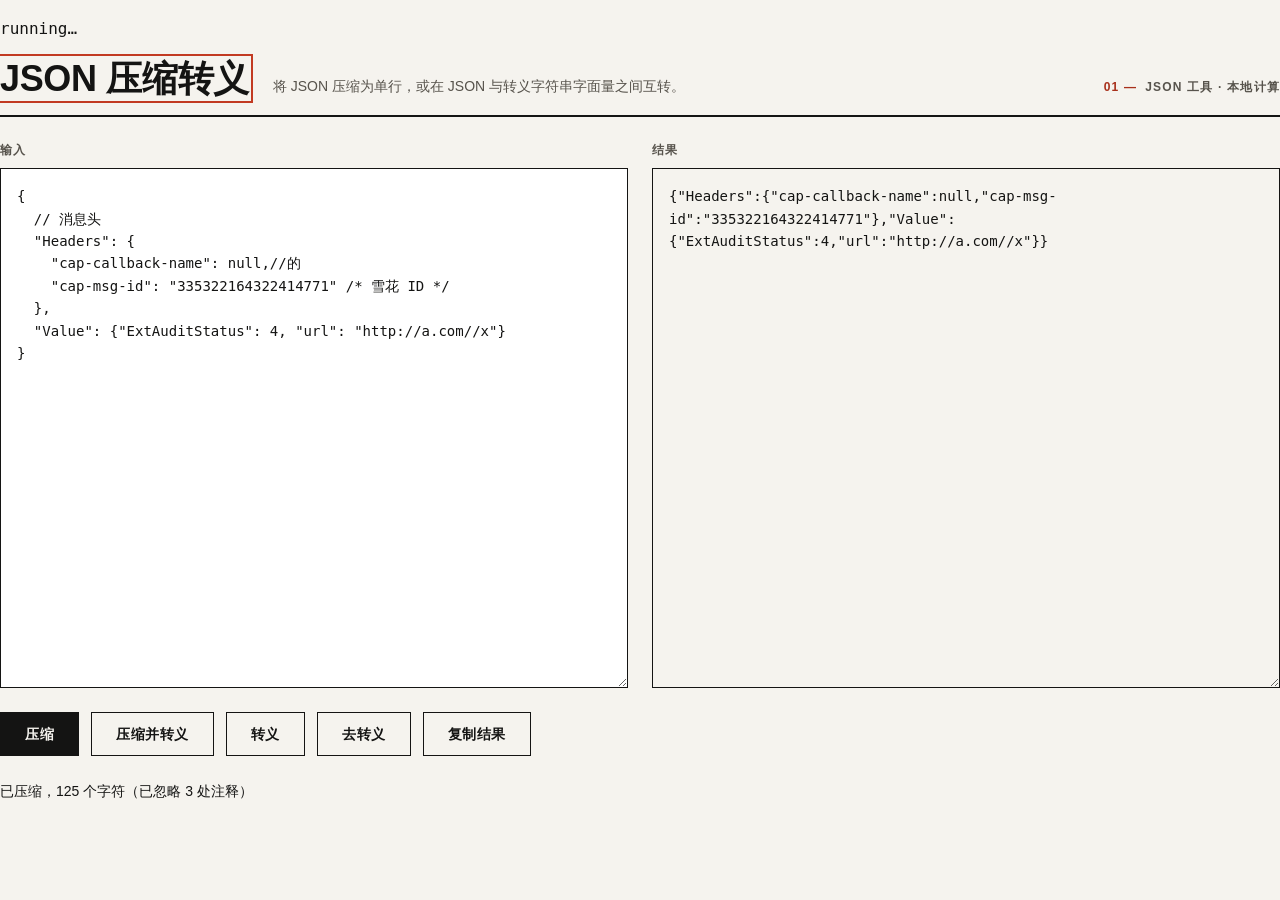
<file: tests/smoke.html>
<!-- AI Accept 2026-10-17 main v1 -->
<!-- 在线工具浏览器冒烟测试：直接用浏览器打开本文件（file:// 即可），或 headless Chrome --dump-dom 读取 #result。
     覆盖 node 单测测不到的部分：真实 DOM 渲染、每个工具的界面流程、DOMParser（XML → JSON）、WebCrypto（AES）。
     脚本列表须与 tools.html 保持一致（tests/run.js 会校验）。 -->
<!DOCTYPE html>
<html lang="zh-CN" data-theme="light">

<head>
  <meta charset="UTF-8">
  <meta name="robots" content="noindex">
  <title>RUNNING · 工具冒烟测试</title>
  <link rel="stylesheet" href="../css/tokens.css">
  <link rel="stylesheet" href="../css/style.css">
  <link rel="stylesheet" href="../css/tools.css">
</head>

<body>
  <pre id="result">running…</pre>
  <ul id="tools-menu-list" hidden></ul>
  <input id="tools-search" hidden>
  <ul id="tools-search-results" hidden></ul>
  <main id="main">
    <div id="tool-view"></div>
  </main>

  <script>
    window.__smokeErrors = [];
    window.addEventListener('error', function (e) { window.__smokeErrors.push(e.message); });
    window.addEventListener('unhandledrejection', function (e) { window.__smokeErrors.push('unhandled: ' + (e.reason && e.reason.message || e.reason)); });
  </script>
  <!-- SCRIPTS:BEGIN -->
  <script src="../js/md5.js"></script>
  <script src="../js/tools/core.js"></script>
  <script src="../js/tools/hash.js"></script>
  <script src="../js/tools/json.js"></script>
  <script src="../js/tools/format.js"></script>
  <script src="../js/tools/encode.js"></script>
  <script src="../js/tools/crypto.js"></script>
  <script src="../js/tools/dev.js"></script>
  <script src="../js/tools/jsontree.js"></script>
  <script src="../js/tools/sqlentity.js"></script>
  <script src="../js/tools/app.js"></script>
  <!-- SCRIPTS:END -->
  <script>
    (function () {
      'use strict';
      var results = [], pass = 0, fail = 0;
      function check(name, cond, detail) {
        if (cond) pass++;
        else { fail++; results.push('FAIL ' + name + (detail ? ' :: ' + detail : '')); }
      }

      // 带注释的样例：日常从配置、日志、接口文档里复制来的 JSON 常见形态
      var JSONC = '{\n  // 消息头\n  "Headers": {\n    "cap-callback-name": null,//的\n    "cap-msg-id": "335322164322414771" /* 雪花 ID */\n  },\n  "Value": {"ExtAuditStatus": 4, "url": "http://a.com//x"}\n}';
      var JSONC_ARRAY = '[\n  // 用户列表\n  {"name": "张三", "age": 30}, // 第一位\n  {"name": "李四", "age": 25}\n]';
      var JWT = 'eyJhbGciOiJIUzI1NiIsInR5cCI6IkpXVCJ9.eyJzdWIiOiIxMjM0NTY3ODkwIiwibmFtZSI6IkpvaG4gRG9lIiwiaWF0IjoxNTE2MjM5MDIyfQ.SflKxwRJSMeKKF2QT4fwpMeJf36POk6yJV_adQssw5c';

      // 每个工具填入的样例；expect 校验结果文本（缺省只要求有输出且无报错）
      var CASES = {
        'json-format': { input: JSONC, expect: function (o) { return o.indexOf('//的') >= 0 && o.indexOf('/* 雪花 ID */') >= 0 && o.indexOf('http://a.com//x') >= 0; } },
        'json-minify': { input: JSONC, expect: function (o) { return o.indexOf('"url":"http://a.com//x"') >= 0 && o.indexOf('//的') < 0 && o.indexOf('\n') < 0; } },
        'json-sort': { input: JSONC, expect: function (o) { return o.indexOf('"ExtAuditStatus": 4') >= 0 && o.indexOf('//的') < 0; } },
        'json-csv': { input: JSONC_ARRAY, expect: function (o) { return /name,age/.test(o) && /张三,30/.test(o); } },
        'json-xml': { input: '<!-- 注释 --><user id="1"><name>张三</name><tag>a</tag><tag>b</tag></user>', expect: function (o) { var v = JSON.parse(o); return v.user['@id'] === '1' && v.user.tag.length === 2; } },
        'json-yaml': { input: JSONC, expect: function (o) { return /ExtAuditStatus: 4/.test(o); } },
        'json-csharp': { input: JSONC, expect: function (o) { return /public class/.test(o) && /ExtAuditStatus/.test(o); } },
        'json-ts': { input: JSONC, expect: function (o) { return /interface/.test(o) && /ExtAuditStatus: number/.test(o); } },
        'sql-format': { input: "select a, b -- 行尾注释\nfrom t /* 块注释 */ where x = 'it''s' and y in (select id from u)", expect: function (o) { return o.indexOf('-- 行尾注释') >= 0 && o.indexOf('/* 块注释 */') >= 0 && o.indexOf("'it''s'") >= 0; } },
        'xml-format': { input: '<a><!-- 注释 --><b x="1>2">t</b><![CDATA[<raw>]]></a>', expect: function (o) { return o.indexOf('<!-- 注释 -->') >= 0 && o.indexOf('<![CDATA[<raw>]]>') >= 0; } },
        'css-format': { input: '/* 注释 */a{color:red; // 主色\nmargin:0}@media (max-width:1px){b{margin:0}}', expect: function (o) { return o.indexOf('/* 注释 */') >= 0 && /color: red; \/\/ 主色\n\s+margin: 0;/.test(o) && /@media/.test(o); } },
        'base64': { input: 'hello 中文 // 不是注释' },
        'url-codec': { input: 'a=1&b=中文 /* x */' },
        'escape': { input: 'hello 中文' },
        'unicode': { input: '中文😀' },
        'base32': { input: 'foobar' },
        'punycode': { input: '中文.com', expect: function (o) { return o.indexOf('xn--fiq228c.com') >= 0; } },
        'morse': { input: 'SOS', expect: function (o) { return o.indexOf('... --- ...') >= 0; } },
        'md5': { input: 'abc', expect: function (o) { return o.indexOf('900150983cd24fb0d6963f7d28e17f72') >= 0; } },
        'sha': { input: 'abc', expect: function (o) { return o.indexOf('ba7816bf8f01cfea414140de5dae2223b00361a396177a9cb410ff61f20015ad') >= 0; } },
        'hmac': { input: 'abc' },
        'crc': { input: '123456789', expect: function (o) { return /cbf43926/i.test(o); } },
        'jwt': { input: JWT, expect: function (o) { return o.indexOf('John Doe') >= 0; } },
        'text-diff': { input: 'a\nb\nc', second: 'a\nB\nc\nd', expect: function (o) { return /d/.test(o); } },
        'case-convert': { input: 'XMLHttpRequest', expect: function (o) { return o.indexOf('xmlHttpRequest') >= 0 && o.indexOf('xml_http_request') >= 0; } },
        'num-cn': { input: '10005.04', expect: function (o) { return o.indexOf('壹万零伍元零肆分') >= 0 && o.indexOf('一万零五点零四') >= 0 && o.indexOf('10,005.04') >= 0; } },
        'sql-csharp': { input: "CREATE TABLE [dbo].[T_User] ([Id] int NOT NULL PRIMARY KEY, [UserName] nvarchar(50) NOT NULL -- 用户名\n)", expect: function (o) { return /public class User/.test(o) && o.indexOf('/// 用户名') >= 0 && /public string UserName/.test(o); } },
        // 树形视图没有文本输出框：用 check 直接检查树 DOM 与节点路径
        'json-tree': {
          input: '{\n  // 注释\n  "a": {"b-c": [1, 2, 3]}\n}',
          noOutput: true,
          check: function (b) {
            var items = b.querySelectorAll('[role="treeitem"]');
            if (items.length < 3) return '树节点不足：' + items.length;
            var key = [].filter.call(b.querySelectorAll('.jt-key'), function (k) { return k.textContent.indexOf('b-c') >= 0; })[0];
            if (!key) return '找不到 b-c 节点';
            key.closest('.jt-row').click();
            var p = b.querySelector('.jt-detail-path');
            var path = p ? p.textContent : '';
            return path.indexOf("$.a['b-c']") >= 0 ? null : '路径显示为：' + path;
          }
        }
      };
      // 只检查能渲染、无报错（交互依赖文件选择、随机数或异步接口）
      var RENDER_ONLY = { 'file-hash': 1, 'aes': 1, 'password': 1, 'uuid': 1, 'timestamp': 1, 'regex': 1, 'bandwidth': 1 };

      function body() { return document.querySelector('.tool-body'); }
      // 结果区：只读框 / 键值表 / 富文本区；双向工具（左右都可编辑）则取输入框以外的文本框
      function outputs(b, inputs) {
        var nodes = [].slice.call(b.querySelectorAll('textarea[readonly], .kv-value, .tool-pre'));
        if (!nodes.length) nodes = [].slice.call(b.querySelectorAll('textarea')).filter(function (n) { return inputs.indexOf(n) < 0; });
        return nodes.map(function (n) { return n.tagName === 'TEXTAREA' ? n.value : n.textContent; }).join('\n');
      }
      function fire(el) { el.dispatchEvent(new Event('input', { bubbles: true })); }

      var ids = Tools.list.map(function (t) { return t.id; });
      check('注册了 35 个工具', ids.length === 35, ids.length);

      function runTool(i, done) {
        if (i >= ids.length) return done();
        var id = ids[i], before = window.__smokeErrors.length;
        location.hash = id;
        setTimeout(function () {
          var b = body();
          check(id + ' 渲染', b && b.children.length > 0);
          var c = CASES[id], used = [];
          if (b && c) {
            var areas = [].slice.call(b.querySelectorAll('textarea:not([readonly])'));
            var target = areas[0] || b.querySelector('input.field-input:not([readonly])');
            if (target) { target.value = c.input; fire(target); used.push(target); }
            if (c.second && areas[1]) { areas[1].value = c.second; fire(areas[1]); used.push(areas[1]); }
            var primary = b.querySelector('.tool-actions .btn-primary');
            if (primary) primary.click();
          }
          setTimeout(function () {
            if (b && c) {
              var err = b.querySelector('.field-msg.is-error');
              check(id + ' 无错误提示', !err, err && err.textContent);
              var out = outputs(b, used);
              if (!c.noOutput) check(id + ' 有输出', out.replace(/\s/g, '').length > 0);
              if (c.check) {
                var problem;
                try { problem = c.check(b); } catch (e) { problem = '检查异常：' + (e && e.message); }
                check(id + ' 专项检查', !problem, problem);
              }
              if (c.expect) {
                var okExp = false;
                try { okExp = !!c.expect(out); } catch (e) { okExp = false; }
                check(id + ' 输出符合预期', okExp, out.slice(0, 160).replace(/\n/g, '⏎'));
              }
            } else if (!RENDER_ONLY[id]) {
              check(id + ' 缺少冒烟用例', false);
            }
            check(id + ' 无 JS 异常', window.__smokeErrors.length === before, window.__smokeErrors.slice(before).join(' | '));
            runTool(i + 1, done);
          }, 450);
        }, 120);
      }

      // DOMParser：XML → JSON（node 中无法测试）
      function domParserChecks() {
        var v = Tools.lib.xmlToJson('<?xml version="1.0"?><!-- c --><r a="1"><i>x</i><i>y</i><e/><d><![CDATA[<b>&</b>]]></d></r>');
        check('xmlToJson 属性', v.r['@a'] === '1', JSON.stringify(v));
        check('xmlToJson 同名合并为数组', v.r.i && v.r.i.length === 2);
        check('xmlToJson CDATA', JSON.stringify(v).indexOf('<b>&</b>') >= 0);
        var back = Tools.lib.xmlToJson(Tools.lib.jsonToXml(v));
        check('XML ⇄ JSON 往返', JSON.stringify(back) === JSON.stringify(v), JSON.stringify(back));
        var threw = false;
        try { Tools.lib.xmlToJson('<a><b></a>'); } catch (e) { threw = true; }
        check('xmlToJson 非良构报错', threw);
      }

      // WebCrypto：AES 往返 + 篡改检测
      function aesChecks(done) {
        var C = Tools.lib.crypto;
        if (!C.hasSubtle()) { check('WebCrypto 可用（file:// 应为安全上下文）', false); return done(); }
        var enc = new TextEncoder(), dec = new TextDecoder();
        var key = C.randomBytes(32), iv12 = C.randomBytes(12), iv16 = C.randomBytes(16);
        var msg = enc.encode('AES 测试 😀');
        C.aesEncrypt('AES-GCM', key, iv12, msg).then(function (ct) {
          return C.aesDecrypt('AES-GCM', key, iv12, ct).then(function (pt) {
            check('AES-GCM 往返', dec.decode(pt) === 'AES 测试 😀');
            ct[0] ^= 1;
            return C.aesDecrypt('AES-GCM', key, iv12, ct).then(function () { check('AES-GCM 篡改应失败', false); }, function () { check('AES-GCM 篡改应失败', true); });
          });
        }).then(function () {
          return C.aesEncrypt('AES-CBC', key.slice(0, 16), iv16, msg).then(function (ct) {
            check('AES-CBC 密文长度为块整数倍', ct.length % 16 === 0);
            return C.aesDecrypt('AES-CBC', key.slice(0, 16), iv16, ct);
          }).then(function (pt) { check('AES-CBC 往返', dec.decode(pt) === 'AES 测试 😀'); });
        }).then(done, function (e) { check('AES 流程', false, e && e.message); done(); });
      }

      function finish() {
        location.hash = '';
        var summary = (fail ? 'FAIL' : 'PASS') + ' · ' + pass + ' passed · ' + fail + ' failed';
        document.title = summary;
        document.getElementById('result').textContent = summary + (results.length ? '\n' + results.join('\n') : '');
      }

      try { domParserChecks(); } catch (e) { check('DOMParser 检查', false, e && e.message); }
      aesChecks(function () { runTool(0, finish); });
    })();
  </script>
</body>

</html>
</file>
<file: css/tokens.css>
/* AI Accept 2026-10-16 main v1 */
/* 瑞士版式 · 朱印 —— 纸、墨、一抹朱红 */
:root {
  /* Type */
  --font-text: "Helvetica Neue", "PingFang SC", "Hiragino Sans GB", "Microsoft YaHei", "Noto Sans SC", Arial, system-ui, sans-serif;
  --font-display: "Helvetica Neue", "Arial Black", "PingFang SC", "Microsoft YaHei", "Noto Sans SC", Arial, sans-serif;
  --font-mono: ui-monospace, "SF Mono", Consolas, "Cascadia Mono", Menlo, monospace;

  --text-xs: 12px;
  --text-sm: 14px;
  --text-base: 16px;
  --text-lg: 21px;
  --text-xl: clamp(28px, 4vw, 36px);
  --text-2xl: clamp(36px, 5vw, 56px);
  --text-display: clamp(48px, 8vw, 104px);
  /* 唯一的 signature 字号：首屏「16」，只用一次 */
  --text-signature: clamp(180px, 34vw, 460px);

  /* Space */
  --s1: 4px;
  --s2: 8px;
  --s3: 12px;
  --s4: 16px;
  --s5: 24px;
  --s6: 32px;
  --s7: 48px;
  --s8: 64px;
  --s9: 96px;
  --s10: 128px;
  --s11: 160px;

  --container: 1200px;

  /* Color — light: 宣纸 + 松烟墨 + 印泥朱 */
  --bg: #F5F3EE;
  --surface: #FFFFFF;
  --text: #141413;
  --text-2: #57534C;
  --border: rgb(20 20 19 / .14);
  --rule: #141413;
  --accent: #C23A22;
  --accent-text: #A8301B;
  --accent-ink: #F5F3EE;
  --ink-fill: #141413;
  --ink-fill-text: #F5F3EE;
  --selection: rgb(194 58 34 / .2);

  /* 工具页：差异 / 匹配高亮底色（文字仍用 --text，保证对比度） */
  --tint-add: rgb(46 125 50 / .16);
  --tint-del: rgb(194 58 34 / .16);
  --tint-mark: rgb(214 160 0 / .32);

  /* Shape & motion */
  --radius: 0;
  --ease: cubic-bezier(.2, 0, 0, 1);
  --ease-enter: cubic-bezier(.16, 1, .3, 1);
  --t-fast: 140ms;
  --t-med: 240ms;
  --t-page: 420ms;

  color-scheme: light;
}

/* Dark: 墨池 —— 暖近黑底，朱色提亮去饱和 */
[data-theme="dark"] {
  --bg: #131211;
  --surface: #1A1917;
  --text: #E8E4DD;
  --text-2: #A39E95;
  --border: rgb(255 255 255 / .12);
  --rule: #E8E4DD;
  --accent: #E5624A;
  --accent-text: #E5624A;
  --accent-ink: #131211;
  --ink-fill: #E8E4DD;
  --ink-fill-text: #131211;
  --selection: rgb(229 98 74 / .3);

  --tint-add: rgb(102 187 106 / .2);
  --tint-del: rgb(229 98 74 / .22);
  --tint-mark: rgb(255 202 40 / .3);

  color-scheme: dark;
}
</file>
<file: css/style.css>
/* AI Accept 2026-10-16 main v1 */
/* ============================================
   瑞士版式 · 朱印
   规则：只用 tokens.css 中的变量；无阴影、无渐变、直角；
   唯一的强调色 --accent 只出现在：印章、章节编号、交互态
   ============================================ */

/* ---------- 基础 ---------- */
*,
*::before,
*::after {
  box-sizing: border-box;
}

html {
  scroll-behavior: smooth;
  scroll-padding-top: var(--s9);
  -webkit-text-size-adjust: 100%;
}

body {
  margin: 0;
  background: var(--bg);
  color: var(--text);
  font-family: var(--font-text);
  font-size: var(--text-base);
  line-height: 1.6;
  -webkit-font-smoothing: antialiased;
  text-rendering: optimizeLegibility;
}

h1,
h2,
h3,
p,
ul,
ol,
dl,
dd,
blockquote {
  margin: 0;
}

ul,
ol {
  padding: 0;
  list-style: none;
}

a {
  color: inherit;
}

::selection {
  background: var(--selection);
}

:focus-visible {
  outline: 2px solid var(--accent);
  outline-offset: 2px;
}

.visually-hidden {
  position: absolute;
  width: 1px;
  height: 1px;
  margin: -1px;
  padding: 0;
  overflow: hidden;
  clip: rect(0 0 0 0);
  white-space: nowrap;
  border: 0;
}

.container {
  width: 100%;
  max-width: var(--container);
  margin: 0 auto;
  padding: 0 var(--s6);
}

/* ---------- 跳转链接（可访问性） ---------- */
.skip-link {
  position: absolute;
  top: calc(-1 * var(--s8));
  left: var(--s4);
  z-index: 100;
  padding: var(--s2) var(--s4);
  background: var(--ink-fill);
  color: var(--ink-fill-text);
  font-weight: 700;
  text-decoration: none;
  transition: top var(--t-fast) var(--ease);
}

.skip-link:focus {
  top: var(--s4);
}

/* ---------- 顶栏 ---------- */
.site-header {
  position: sticky;
  top: 0;
  z-index: 50;
  background: var(--bg);
  border-bottom: 1px solid var(--border);
}

.header-inner {
  display: flex;
  align-items: center;
  gap: var(--s6);
  height: var(--s8);
}

.brand {
  display: inline-flex;
  align-items: center;
  gap: var(--s3);
  margin-right: auto;
  text-decoration: none;
  font-weight: 800;
  font-size: var(--text-base);
  letter-spacing: .02em;
}

.brand-mark {
  display: inline-grid;
  place-items: center;
  width: var(--s6);
  height: var(--s6);
  background: var(--accent);
  color: var(--accent-ink);
  font-size: var(--text-sm);
  font-weight: 800;
}

.nav-links {
  display: flex;
  gap: var(--s5);
}

.nav-links a {
  display: inline-flex;
  align-items: baseline;
  gap: var(--s1);
  padding: var(--s2) 0;
  font-size: var(--text-sm);
  font-weight: 600;
  text-decoration: none;
  transition: color var(--t-fast) var(--ease);
}

.nav-no {
  font-size: var(--text-xs);
  font-variant-numeric: tabular-nums;
  color: var(--text-2);
  transition: color var(--t-fast) var(--ease);
}

.nav-links a:hover,
.nav-links a:hover .nav-no {
  color: var(--accent-text);
}

.theme-toggle {
  display: inline-grid;
  place-items: center;
  width: 44px;
  height: 44px;
  padding: 0;
  background: transparent;
  color: var(--text);
  border: 1px solid var(--border);
  border-radius: var(--radius);
  cursor: pointer;
  transition: border-color var(--t-fast) var(--ease), color var(--t-fast) var(--ease);
}

.theme-toggle:hover {
  border-color: var(--rule);
}

.theme-toggle .icon-sun,
[data-theme="dark"] .theme-toggle .icon-moon {
  display: none;
}

[data-theme="dark"] .theme-toggle .icon-sun {
  display: block;
}

/* ---------- 章节通用 ---------- */
.section {
  padding-top: var(--s10);
  padding-bottom: var(--s4);
}

.section-head {
  display: flex;
  justify-content: space-between;
  gap: var(--s4);
  padding-top: var(--s3);
  border-top: 2px solid var(--rule);
}

.kicker {
  font-size: var(--text-xs);
  font-weight: 700;
  letter-spacing: .1em;
  text-transform: uppercase;
  color: var(--text-2);
}

.sec-no {
  margin-right: var(--s2);
  color: var(--accent-text);
  font-variant-numeric: tabular-nums;
}

.sec-no::after {
  content: " —";
}

.section-title {
  margin-top: var(--s7);
  font-family: var(--font-display);
  font-size: var(--text-2xl);
  font-weight: 800;
  line-height: 1.1;
  letter-spacing: -.02em;
  text-wrap: balance;
}

.section-sub {
  margin-top: var(--s3);
  max-width: 40em;
  color: var(--text-2);
}

/* ---------- 按钮 ---------- */
.btn {
  display: inline-flex;
  align-items: center;
  justify-content: center;
  min-height: 44px;
  padding: 0 var(--s5);
  background: transparent;
  color: var(--text);
  border: 1px solid var(--rule);
  border-radius: var(--radius);
  font: inherit;
  font-size: var(--text-sm);
  font-weight: 700;
  letter-spacing: .04em;
  text-decoration: none;
  cursor: pointer;
  transition: background-color var(--t-fast) var(--ease), color var(--t-fast) var(--ease), border-color var(--t-fast) var(--ease);
}

.btn:hover {
  background: var(--ink-fill);
  color: var(--ink-fill-text);
}

.btn-primary {
  background: var(--ink-fill);
  color: var(--ink-fill-text);
}

.btn-primary:hover {
  background: var(--accent);
  border-color: var(--accent);
  color: var(--accent-ink);
}

/* ---------- 01 Hero ---------- */
.hero {
  padding-top: var(--s7);
}

.hero-grid {
  display: grid;
  grid-template-columns: minmax(0, 7fr) minmax(0, 5fr);
  align-items: end;
  gap: var(--s6);
  margin-top: var(--s6);
}

.hero-figure {
  position: relative;
}

/* signature：超大「16」 */
.hero-number {
  font-family: var(--font-display);
  font-size: var(--text-signature);
  font-weight: 900;
  line-height: .8;
  letter-spacing: -.06em;
  font-variant-numeric: tabular-nums;
  margin-left: -.04em;
  margin-bottom: -.04em;
  user-select: none;
}

/* 朱印：斜盖在数字右上角，载入时「按」一次 */
.seal {
  position: absolute;
  top: 0;
  right: 4%;
  display: grid;
  place-items: center;
  width: clamp(72px, 9vw, 112px);
  aspect-ratio: 1;
  background: var(--accent);
  color: var(--accent-ink);
  border: 3px double var(--accent-ink);
  outline: 3px solid var(--accent);
  transform: rotate(-8deg);
  animation: seal-press var(--t-page) var(--ease-enter) 200ms both;
}

.seal span {
  writing-mode: vertical-rl;
  font-size: clamp(16px, 2vw, 24px);
  font-weight: 800;
  line-height: 1.1;
  letter-spacing: .08em;
  height: 2.4em;
}

@keyframes seal-press {
  from {
    opacity: 0;
    transform: rotate(-8deg) scale(1.6);
  }

  to {
    opacity: 1;
    transform: rotate(-8deg) scale(1);
  }
}

.hero-copy {
  padding-bottom: var(--s2);
}

.hero-tagline {
  font-size: var(--text-xl);
  font-weight: 800;
  line-height: 1.2;
  letter-spacing: -.01em;
}

.hero-name {
  margin-top: var(--s6);
  font-family: var(--font-display);
  font-size: var(--text-display);
  font-weight: 900;
  line-height: 1;
  letter-spacing: -.02em;
}

.hero-role {
  margin-top: var(--s3);
  color: var(--text-2);
}

.hero-actions {
  display: flex;
  flex-wrap: wrap;
  gap: var(--s3);
  margin-top: var(--s6);
}

.stats {
  display: grid;
  grid-template-columns: repeat(4, minmax(0, 1fr));
  margin-top: var(--s8);
  border-top: 1px solid var(--rule);
  border-bottom: 1px solid var(--border);
}

.stat {
  display: flex;
  flex-direction: column-reverse;
  justify-content: flex-end;
  gap: var(--s1);
  padding: var(--s5) var(--s5) var(--s5) 0;
}

.stat+.stat {
  padding-left: var(--s5);
  border-left: 1px solid var(--border);
}

.stat dt {
  font-size: var(--text-xs);
  font-weight: 600;
  letter-spacing: .06em;
  color: var(--text-2);
}

.stat dd {
  font-family: var(--font-display);
  font-size: var(--text-xl);
  font-weight: 800;
  line-height: 1.1;
  font-variant-numeric: tabular-nums;
}

.stat small {
  margin-left: var(--s1);
  font-size: var(--text-sm);
  font-weight: 700;
}

.hero-detail {
  display: grid;
  grid-template-columns: minmax(0, 7fr) minmax(0, 5fr);
  gap: var(--s8);
  margin-top: var(--s7);
}

.lead {
  max-width: 38em;
  font-size: var(--text-base);
  line-height: 1.85;
}

.tag-list {
  display: flex;
  flex-wrap: wrap;
  gap: var(--s2);
}

.tag-list li {
  padding: var(--s1) var(--s3);
  border: 1px solid var(--border);
  font-size: var(--text-xs);
  font-weight: 700;
  letter-spacing: .04em;
}

.quote {
  margin-top: var(--s6);
  padding-left: var(--s4);
  border-left: 2px solid var(--rule);
}

.quote p {
  font-size: var(--text-lg);
  font-weight: 700;
  line-height: 1.45;
}

.quote footer {
  margin-top: var(--s3);
  font-size: var(--text-sm);
  color: var(--text-2);
}

/* ---------- 02 足迹 ---------- */
.timeline {
  margin-top: var(--s7);
  border-top: 1px solid var(--rule);
}

.timeline-row {
  display: grid;
  grid-template-columns: minmax(0, 4fr) minmax(0, 8fr);
  gap: var(--s6);
  padding: var(--s6) 0;
  border-bottom: 1px solid var(--border);
}

.timeline-year {
  display: flex;
  align-items: baseline;
  gap: var(--s3);
  font-family: var(--font-display);
  font-size: var(--text-2xl);
  font-weight: 900;
  line-height: 1;
  letter-spacing: -.02em;
  font-variant-numeric: tabular-nums;
}

.timeline-year span {
  font-family: var(--font-text);
  font-size: var(--text-xs);
  font-weight: 700;
  letter-spacing: .1em;
  color: var(--text-2);
}

.timeline-row>p:last-child {
  max-width: 40em;
  line-height: 1.8;
}

.timeline-row a {
  font-weight: 700;
  text-decoration: underline;
  text-decoration-thickness: 1px;
  text-underline-offset: 4px;
  transition: color var(--t-fast) var(--ease);
}

.timeline-row a:hover {
  color: var(--accent-text);
}

/* ---------- 03 技能 ---------- */
.skill-list {
  display: grid;
  grid-template-columns: repeat(2, minmax(0, 1fr));
  column-gap: var(--s7);
  margin-top: var(--s7);
  border-top: 1px solid var(--rule);
}

.skill-row {
  display: grid;
  grid-template-columns: minmax(0, 1fr) auto;
  gap: var(--s5);
  padding: var(--s6) 0;
  border-bottom: 1px solid var(--border);
}

.skill-main h3 {
  font-size: var(--text-lg);
  font-weight: 800;
  line-height: 1.2;
}

.skill-main p {
  margin-top: var(--s2);
  font-size: var(--text-sm);
  line-height: 1.7;
  color: var(--text-2);
}

.skill-main .skill-tags {
  margin-top: var(--s3);
  font-size: var(--text-xs);
  font-weight: 700;
  letter-spacing: .04em;
  color: var(--text);
}

.skill-level {
  display: flex;
  flex-direction: column;
  align-items: flex-end;
  gap: var(--s2);
  /* 容纳三位数「100」 */
  width: var(--s10);
}

.skill-num {
  font-family: var(--font-display);
  font-size: var(--text-2xl);
  font-weight: 900;
  line-height: 1;
  letter-spacing: -.03em;
  font-variant-numeric: tabular-nums;
}

.skill-bar {
  position: relative;
  display: block;
  width: 100%;
  height: 2px;
  background: var(--border);
}

.skill-bar::after {
  content: "";
  position: absolute;
  inset: 0 auto 0 0;
  width: var(--level);
  background: var(--rule);
}

/* ---------- 04 服务 ---------- */
.service-grid {
  display: grid;
  grid-template-columns: repeat(3, minmax(0, 1fr));
  margin-top: var(--s7);
  border-top: 1px solid var(--rule);
  border-left: 1px solid var(--border);
}

.service {
  display: flex;
  flex-direction: column;
  padding: var(--s6);
  border-right: 1px solid var(--border);
  border-bottom: 1px solid var(--border);
  transition: background-color var(--t-fast) var(--ease);
}

.service:hover {
  background: var(--surface);
}

.service-no {
  font-size: var(--text-xs);
  font-weight: 700;
  letter-spacing: .1em;
  font-variant-numeric: tabular-nums;
  color: var(--accent-text);
}

.service h3 {
  margin-top: var(--s5);
  font-size: var(--text-lg);
  font-weight: 800;
  line-height: 1.2;
}

.service>p {
  margin-top: var(--s3);
  font-size: var(--text-sm);
  line-height: 1.7;
  color: var(--text-2);
}

.service ul {
  margin-top: var(--s4);
  margin-bottom: var(--s5);
}

.service li {
  position: relative;
  padding: var(--s1) 0 var(--s1) var(--s4);
  font-size: var(--text-sm);
}

.service li::before {
  content: "";
  position: absolute;
  left: 0;
  top: calc(var(--s1) + .8em);
  width: var(--s2);
  height: 1px;
  background: var(--rule);
}

.service-link {
  margin-top: auto;
  align-self: flex-start;
  padding: var(--s2) 0;
  font-size: var(--text-sm);
  font-weight: 700;
  text-decoration: none;
  border-bottom: 1px solid var(--rule);
  transition: color var(--t-fast) var(--ease), border-color var(--t-fast) var(--ease);
}

.service-link:hover {
  color: var(--accent-text);
  border-color: var(--accent);
}

/* ---------- 04 服务 · 合作流程 ---------- */
.sub-title {
  margin-top: var(--s9);
  font-size: var(--text-xl);
  font-weight: 800;
  line-height: 1.2;
  letter-spacing: -.01em;
}

.process {
  display: grid;
  grid-template-columns: repeat(5, minmax(0, 1fr));
  gap: var(--s5);
  margin-top: var(--s6);
}

.process-step {
  position: relative;
  padding-top: var(--s4);
  border-top: 2px solid var(--rule);
}

/* 步骤之间的箭头：落在顶线上 */
.process-step+.process-step::before {
  content: "→";
  position: absolute;
  top: calc(-1 * var(--s3) - 1px);
  left: calc(-1 * var(--s5));
  width: var(--s5);
  background: var(--bg);
  font-size: var(--text-base);
  font-weight: 800;
  line-height: var(--s5);
  text-align: center;
  color: var(--accent-text);
}

.process-no {
  font-family: var(--font-display);
  font-size: var(--text-xl);
  font-weight: 900;
  line-height: 1;
  font-variant-numeric: tabular-nums;
}

.process-step h4 {
  margin: var(--s4) 0 0;
  font-size: var(--text-lg);
  font-weight: 800;
  line-height: 1.2;
}

.process-step p {
  margin-top: var(--s2);
  font-size: var(--text-sm);
  line-height: 1.7;
  color: var(--text-2);
}

/* ---------- 05 工具 ---------- */
.tool-list {
  margin-top: var(--s7);
  border-top: 1px solid var(--rule);
}

.tool-row {
  display: grid;
  grid-template-columns: minmax(0, 4fr) minmax(0, 7fr) auto;
  align-items: baseline;
  gap: var(--s6);
  padding: var(--s6) 0;
  border-bottom: 1px solid var(--border);
  text-decoration: none;
  transition: color var(--t-fast) var(--ease);
}

.tool-name {
  font-family: var(--font-display);
  font-size: var(--text-xl);
  font-weight: 800;
  line-height: 1.1;
}

.tool-desc {
  color: var(--text-2);
}

.tool-arrow {
  font-size: var(--text-xl);
  font-weight: 800;
  transition: transform var(--t-fast) var(--ease);
}

.tool-row:hover {
  color: var(--accent-text);
}

.tool-row:hover .tool-arrow {
  transform: translateX(var(--s2));
}

.tools-more {
  margin-top: var(--s6);
}

/* ---------- 06 联系 ---------- */
.contact-list {
  margin-top: var(--s7);
  border-top: 1px solid var(--rule);
}

.contact-row {
  display: grid;
  grid-template-columns: minmax(0, 2fr) minmax(0, 7fr) auto;
  align-items: center;
  gap: var(--s5);
  padding: var(--s5) 0;
  border-bottom: 1px solid var(--border);
}

.contact-label {
  font-size: var(--text-xs);
  font-weight: 700;
  letter-spacing: .1em;
  color: var(--text-2);
}

.contact-value {
  font-family: var(--font-display);
  font-size: var(--text-xl);
  font-weight: 800;
  line-height: 1.2;
  letter-spacing: -.01em;
  font-variant-numeric: tabular-nums;
  overflow-wrap: anywhere;
}

.contact-note {
  margin-top: var(--s5);
  font-size: var(--text-sm);
  color: var(--text-2);
}

/* ---------- 页脚 ---------- */
.site-footer {
  margin-top: var(--s10);
  border-top: 2px solid var(--rule);
}

.footer-inner {
  display: flex;
  flex-wrap: wrap;
  justify-content: space-between;
  gap: var(--s3) var(--s6);
  padding-top: var(--s5);
  padding-bottom: var(--s7);
  font-size: var(--text-xs);
  color: var(--text-2);
}

.footer-inner a {
  text-decoration: none;
  border-bottom: 1px solid var(--border);
}

.footer-inner a:hover {
  color: var(--text);
  border-color: var(--rule);
}

/* ---------- 工具页（md5.html） ---------- */
.tool-page {
  max-width: 760px;
  margin-top: var(--s7);
}

.field-label {
  display: block;
  margin-bottom: var(--s2);
  font-size: var(--text-xs);
  font-weight: 700;
  letter-spacing: .1em;
  color: var(--text-2);
}

.field-input {
  display: block;
  width: 100%;
  padding: var(--s4);
  background: var(--surface);
  color: var(--text);
  border: 1px solid var(--rule);
  border-radius: var(--radius);
  font: inherit;
  line-height: 1.6;
  resize: vertical;
}

.field-output {
  min-height: var(--s8);
  padding: var(--s4) 0;
  border-top: 2px solid var(--rule);
  border-bottom: 1px solid var(--border);
  font-family: var(--font-mono);
  font-size: var(--text-lg);
  font-weight: 700;
  letter-spacing: .02em;
  word-break: break-all;
}

.field-group+.field-group {
  margin-top: var(--s6);
}

.field-msg {
  min-height: 1.6em;
  margin-top: var(--s3);
  font-size: var(--text-sm);
  color: var(--text-2);
}

/* ---------- 响应式 ---------- */
@media (max-width: 900px) {
  .nav-links {
    gap: var(--s4);
  }

  .nav-no {
    display: none;
  }

  .hero-grid,
  .hero-detail {
    grid-template-columns: minmax(0, 1fr);
  }

  .hero-detail {
    gap: var(--s6);
  }

  .stats {
    grid-template-columns: repeat(2, minmax(0, 1fr));
  }

  .stat:nth-child(3) {
    padding-left: 0;
    border-left: 0;
  }

  .stat:nth-child(n+3) {
    border-top: 1px solid var(--border);
  }

  .skill-list {
    grid-template-columns: minmax(0, 1fr);
  }

  .service-grid {
    grid-template-columns: repeat(2, minmax(0, 1fr));
  }

  .timeline-row {
    grid-template-columns: minmax(0, 1fr);
    gap: var(--s3);
  }

  .process {
    grid-template-columns: minmax(0, 1fr);
    gap: 0;
  }

  .process-step {
    display: grid;
    grid-template-columns: var(--s8) minmax(0, 1fr);
    column-gap: var(--s4);
    padding: var(--s4) 0;
    border-top: 1px solid var(--border);
  }

  .process-step:first-child {
    border-top: 2px solid var(--rule);
  }

  .process-step+.process-step::before {
    display: none;
  }

  .process-no {
    grid-row: 1 / span 2;
  }

  .process-step h4 {
    margin-top: 0;
  }
}

@media (max-width: 640px) {
  .container {
    padding: 0 var(--s4);
  }

  .header-inner {
    gap: var(--s3);
  }

  .brand-name {
    display: none;
  }

  .nav-links {
    gap: var(--s3);
  }

  .section {
    padding-top: var(--s9);
  }

  .service-grid {
    grid-template-columns: minmax(0, 1fr);
  }

  .tool-row {
    grid-template-columns: minmax(0, 1fr) auto;
    gap: var(--s2) var(--s4);
  }

  .tool-desc {
    grid-column: 1;
    grid-row: 2;
  }

  .tool-arrow {
    grid-row: 1 / span 2;
    align-self: center;
  }

  .contact-row {
    grid-template-columns: minmax(0, 1fr) auto;
    gap: var(--s1) var(--s4);
  }

  .contact-label {
    grid-column: 1 / -1;
  }

  .contact-value {
    font-size: var(--text-lg);
    overflow-wrap: break-word;
  }
}

/* ---------- 无障碍：减弱动效 ---------- */
@media (prefers-reduced-motion: reduce) {
  html {
    scroll-behavior: auto;
  }

  *,
  *::before,
  *::after {
    animation-duration: 1ms !important;
    animation-delay: 0ms !important;
    transition-duration: 1ms !important;
  }
}

/* ---------- 无障碍：高对比度 ---------- */
@media (prefers-contrast: more) {
  :root,
  [data-theme="dark"] {
    --border: var(--rule);
    --text-2: var(--text);
  }
}
</file>
<file: css/tools.css>
/* AI Accept 2026-10-16 main v1 */
/* ============================================
   在线工具页（tools.html）
   复用 style.css 的 .btn / .field-* / .section-* / .kicker / .sub-title
   ============================================ */

/* ---------- 布局：顶部分类菜单 + 全宽操作区 ---------- */
/* 工具页比主页更宽：数据类工具需要横向空间 */
.tools-container {
  max-width: 1680px;
}

.tools-menu {
  position: sticky;
  top: var(--s8);
  z-index: 40;
  background: var(--bg);
  border-bottom: 1px solid var(--rule);
}

.tools-menu-inner {
  display: flex;
  align-items: center;
  gap: var(--s5);
  min-height: var(--s8);
}

.tools-menu-home {
  flex: none;
  display: inline-flex;
  align-items: center;
  min-height: 44px;
  font-size: var(--text-sm);
  font-weight: 800;
  text-decoration: none;
}

.tools-menu-home:hover {
  color: var(--accent-text);
}

.tools-menu-list {
  display: flex;
  align-items: center;
  gap: var(--s1);
  margin-right: auto;
}

.tools-menu-item {
  position: relative;
}

.tools-menu-btn {
  display: inline-flex;
  align-items: center;
  gap: var(--s1);
  min-height: 44px;
  padding: 0 var(--s3);
  background: transparent;
  color: var(--text);
  border: 1px solid transparent;
  border-radius: var(--radius);
  font: inherit;
  font-size: var(--text-sm);
  font-weight: 700;
  white-space: nowrap;
  cursor: pointer;
  transition: border-color var(--t-fast) var(--ease), color var(--t-fast) var(--ease);
}

.tools-menu-btn::after {
  content: "";
  width: 6px;
  height: 6px;
  margin-left: var(--s1);
  border-right: 1.5px solid currentColor;
  border-bottom: 1.5px solid currentColor;
  transform: translateY(-2px) rotate(45deg);
  transition: transform var(--t-fast) var(--ease);
}

.tools-menu-btn:hover,
.tools-menu-btn[aria-expanded="true"] {
  border-color: var(--border);
}

.tools-menu-btn[aria-expanded="true"]::after {
  transform: translateY(1px) rotate(-135deg);
}

.tools-menu-btn.is-current {
  color: var(--accent-text);
}

/* 下拉面板（分类菜单与搜索结果共用） */
.tools-panel {
  position: absolute;
  top: calc(100% + var(--s2));
  left: 0;
  z-index: 60;
  width: max-content;
  min-width: 280px;
  max-width: min(520px, calc(100vw - var(--s6)));
  max-height: calc(100vh - var(--s10) - var(--s6));
  overflow-y: auto;
  padding: var(--s2) 0;
  background: var(--surface);
  border: 1px solid var(--rule);
}

.tools-panel[hidden] {
  display: none;
}

.tools-panel a {
  display: flex;
  flex-direction: column;
  gap: 2px;
  padding: var(--s2) var(--s4);
  border-left: 2px solid transparent;
  text-decoration: none;
}

.tools-panel a:hover,
.tools-panel a:focus-visible {
  background: var(--bg);
}

.tools-panel a[aria-current="page"] {
  border-left-color: var(--accent);
}

.tools-panel-name {
  font-size: var(--text-sm);
  font-weight: 700;
}

.tools-panel a:hover .tools-panel-name {
  color: var(--accent-text);
}

.tools-panel-desc {
  max-width: 44ch;
  font-size: var(--text-xs);
  line-height: 1.5;
  color: var(--text-2);
}

.tools-panel-empty {
  padding: var(--s2) var(--s4);
  font-size: var(--text-sm);
  color: var(--text-2);
}

.tools-search {
  position: relative;
  flex: 0 1 280px;
}

.tools-search .field-input {
  min-height: 40px;
  padding: var(--s1) var(--s3);
  font-size: var(--text-sm);
}

.tools-search .tools-panel {
  left: auto;
  right: 0;
  width: 100%;
  min-width: 280px;
}

.tools-layout {
  padding-top: var(--s6);
}

.tool-view {
  min-width: 0;
}

.tool-view .section-title:focus,
.tool-view .tool-title:focus {
  outline: none;
}

/* 工具页头部：一行标题 + 简介，压缩纵向占用 */
.tool-head {
  display: flex;
  flex-wrap: wrap;
  align-items: baseline;
  gap: var(--s2) var(--s5);
  padding-bottom: var(--s4);
  border-bottom: 2px solid var(--rule);
}

.tool-title {
  margin: 0;
  font-family: var(--font-display);
  font-size: var(--text-xl);
  font-weight: 800;
  line-height: 1.15;
  letter-spacing: -.01em;
}

.tool-desc {
  flex: 1 1 320px;
  font-size: var(--text-sm);
  color: var(--text-2);
}

.tool-meta {
  margin-left: auto;
}

/* ---------- 索引页 ---------- */
.tool-index-group .sub-title {
  margin-top: var(--s8);
}

.tool-index-group .sub-title .sec-no {
  font-size: var(--text-sm);
  vertical-align: middle;
}

.tool-index {
  display: grid;
  grid-template-columns: repeat(3, minmax(0, 1fr));
  margin-top: var(--s5);
  border-top: 1px solid var(--rule);
  border-left: 1px solid var(--border);
}

.tool-card {
  display: flex;
  flex-direction: column;
  gap: var(--s2);
  height: 100%;
  padding: var(--s5);
  border-right: 1px solid var(--border);
  border-bottom: 1px solid var(--border);
  text-decoration: none;
  transition: background-color var(--t-fast) var(--ease);
}

.tool-card:hover {
  background: var(--surface);
}

.tool-card-name {
  font-size: var(--text-base);
  font-weight: 800;
  line-height: 1.3;
}

.tool-card:hover .tool-card-name {
  color: var(--accent-text);
}

.tool-card-desc {
  font-size: var(--text-xs);
  line-height: 1.6;
  color: var(--text-2);
}

/* ---------- 工具通用组件 ---------- */
.tool-body {
  margin-top: var(--s5);
}

.tool-body>*+* {
  margin-top: var(--s5);
}

/* 工具内小节标题：比页面级 .sub-title 小一档 */
.tool-body .sub-title {
  margin-top: var(--s7);
  font-size: var(--text-lg);
}

.tool-body>.sub-title:first-child {
  margin-top: 0;
}

.tool-grid {
  display: grid;
  grid-template-columns: repeat(2, minmax(0, 1fr));
  gap: var(--s5);
}

.tool-grid>.field-group+.field-group {
  margin-top: 0;
}

/* 双栏输入/输出编辑区：尽量撑满视口，大段数据无需在框内反复滚动 */
.tool-grid textarea.field-input {
  height: max(420px, calc(100vh - 380px));
  min-height: 240px;
  resize: vertical;
}

.tool-inline {
  display: flex;
  flex-wrap: wrap;
  align-items: flex-end;
  gap: var(--s3) var(--s5);
}

.tool-inline .field-group {
  margin-top: 0;
  min-width: 160px;
}

.tool-inline .field-group+.field-group {
  margin-top: 0;
}

.tool-actions {
  display: flex;
  flex-wrap: wrap;
  gap: var(--s3);
}

.field-input.is-mono {
  font-family: var(--font-mono);
  font-size: var(--text-sm);
  line-height: 1.6;
  tab-size: 4;
}

textarea.field-input[readonly] {
  background: var(--bg);
}

select.field-input,
input.field-input {
  min-height: 44px;
  padding: var(--s2) var(--s3);
}

.field-hint {
  margin-top: var(--s2);
  font-size: var(--text-xs);
  color: var(--text-2);
}

.field-msg.is-error {
  color: var(--accent-text);
  font-weight: 700;
}

.field-msg.is-ok {
  color: var(--text);
}

.check {
  display: inline-flex;
  align-items: center;
  gap: var(--s2);
  min-height: 44px;
  font-size: var(--text-sm);
  cursor: pointer;
}

.check input {
  width: var(--s4);
  height: var(--s4);
  margin: 0;
  accent-color: var(--accent);
}

/* 键值结果表 */
.kv {
  margin: 0;
  border-top: 2px solid var(--rule);
}

.kv:empty {
  border-top: 0;
}

.kv-row {
  display: grid;
  grid-template-columns: minmax(0, 3fr) minmax(0, 8fr) auto;
  align-items: center;
  gap: var(--s4);
  padding: var(--s3) 0;
  border-bottom: 1px solid var(--border);
}

.kv-label {
  font-size: var(--text-xs);
  font-weight: 700;
  letter-spacing: .06em;
  color: var(--text-2);
}

.kv-value {
  margin: 0;
  font-family: var(--font-mono);
  font-size: var(--text-sm);
  word-break: break-all;
}

.kv-row .btn {
  min-height: 36px;
  padding: 0 var(--s3);
  font-size: var(--text-xs);
}

/* 富结果区（diff / 正则高亮等），等宽、保留空白 */
.tool-pre {
  margin: 0;
  max-height: calc(100vh - 240px);
  overflow: auto;
  padding: var(--s4);
  background: var(--surface);
  border: 1px solid var(--rule);
  font-family: var(--font-mono);
  font-size: var(--text-sm);
  line-height: 1.6;
  white-space: pre-wrap;
  word-break: break-all;
}

.tool-pre ins,
.diff-add {
  background: var(--tint-add);
  text-decoration: none;
}

.tool-pre del,
.diff-del {
  background: var(--tint-del);
  text-decoration: line-through;
  text-decoration-thickness: 1px;
}

.tool-pre mark {
  background: var(--tint-mark);
  color: inherit;
}

/* 图片预览（如 Base64 文件转换） */
.tool-preview {
  display: block;
  max-width: 100%;
  max-height: 240px;
  border: 1px solid var(--border);
}

/* ---------- 响应式 ---------- */
@media (min-width: 1400px) {
  .tool-index {
    grid-template-columns: repeat(4, minmax(0, 1fr));
  }
}

@media (max-width: 1100px) {
  .tool-index {
    grid-template-columns: repeat(2, minmax(0, 1fr));
  }

  /* 菜单换为两行：分类一行，搜索独占一行 */
  .tools-menu-inner {
    flex-wrap: wrap;
    gap: var(--s2) var(--s4);
    padding-top: var(--s2);
    padding-bottom: var(--s2);
  }

  .tools-search {
    flex: 1 1 100%;
  }
}

@media (max-width: 900px) {
  /* 下拉面板相对整条菜单定位，避免在窄屏溢出右边界 */
  .tools-menu-inner {
    position: relative;
  }

  .tools-menu-item {
    position: static;
  }

  /* 窄屏菜单不吸顶，并压缩行高，把屏幕留给操作区 */
  .tools-menu {
    position: static;
  }

  .tools-menu-inner {
    gap: 0 var(--s2);
  }

  .tools-menu-list {
    flex: 1 1 0;
    min-width: 0;
    flex-wrap: wrap;
    gap: 0;
    margin-right: 0;
  }

  .tools-menu-home,
  .tools-menu-btn {
    min-height: 40px;
  }

  .tools-panel {
    left: var(--s4);
    right: var(--s4);
    width: auto;
    min-width: 0;
    max-width: none;
  }

  .tools-search {
    position: static;
  }

  .tools-search .tools-panel {
    left: var(--s4);
    right: var(--s4);
    width: auto;
  }

  .tool-grid {
    grid-template-columns: minmax(0, 1fr);
  }

  .tool-grid textarea.field-input {
    height: max(260px, 45vh);
  }

  .tool-meta {
    margin-left: 0;
  }

  .kv-row {
    grid-template-columns: minmax(0, 1fr) auto;
  }

  .kv-label {
    grid-column: 1 / -1;
  }
}

@media (max-width: 560px) {
  .tool-index {
    grid-template-columns: minmax(0, 1fr);
  }

  .tools-menu-btn {
    padding: 0 var(--s2);
  }
}

/* ---------- JSON 树形视图 ---------- */
/* AI Accept 2026-10-17 main v1 */
/* 类型配色：字符串用朱色文字，数字用朱墨混色，布尔加粗，null 次要灰斜体；均为 token 组合，深浅色对比度 ≥ 4.5:1 */
.jt-box {
  height: max(420px, calc(100vh - 380px));
  min-height: 240px;
  overflow: auto;
  padding: var(--s2) 0;
  background: var(--surface);
  border: 1px solid var(--rule);
  font-family: var(--font-mono);
  font-size: var(--text-sm);
  line-height: 1.6;
}

.jt,
.jt ul {
  margin: 0;
  padding: 0;
  list-style: none;
}

.jt ul[hidden] {
  display: none;
}

.jt li:focus {
  outline: none;
}

.jt-row {
  display: flex;
  align-items: baseline;
  gap: var(--s2);
  padding: 2px var(--s3) 2px calc(var(--depth, 0) * var(--s4) + var(--s2));
  cursor: pointer;
}

.jt-row:hover {
  background: var(--bg);
}

.jt li:focus-visible > .jt-row {
  outline: 2px solid var(--accent);
  outline-offset: -2px;
}

.jt li[aria-selected="true"] > .jt-row {
  background: var(--selection);
}

.jt li.is-hit > .jt-row {
  background: var(--tint-mark);
}

.jt li.is-hit[aria-selected="true"] > .jt-row {
  box-shadow: inset 2px 0 0 var(--accent);
}

.jt-toggle {
  flex: none;
  width: var(--s3);
  color: var(--text-2);
}

.jt li[aria-expanded="false"] > .jt-row .jt-toggle::before {
  content: "▸";
}

.jt li[aria-expanded="true"] > .jt-row .jt-toggle::before {
  content: "▾";
}

.jt-key {
  flex: none;
  font-weight: 700;
  color: var(--text);
}

.jt-key::after {
  content: ":";
  font-weight: 400;
  color: var(--text-2);
}

.jt > li > .jt-row .jt-key::after {
  content: "";
}

.jt-val {
  min-width: 0;
  white-space: pre-wrap;
  word-break: break-all;
}

.jt-string {
  color: var(--accent-text);
}

.jt-number {
  color: color-mix(in srgb, var(--accent-text) 55%, var(--text));
  font-variant-numeric: tabular-nums;
}

.jt-boolean {
  font-weight: 800;
  color: var(--text);
}

.jt-null {
  font-style: italic;
  color: var(--text-2);
}

.jt-sum {
  color: var(--text-2);
}

.jt li[aria-expanded="true"] > .jt-row .jt-sum {
  font-size: var(--text-xs);
}

/* 展开后子节点已可见，只保留项数 */
.jt li[aria-expanded="true"] > .jt-row .jt-brace {
  display: none;
}

.jt-more {
  padding: var(--s1) 0;
}

.jt-more .btn {
  min-height: 32px;
  margin-left: calc(var(--depth, 0) * var(--s4) + var(--s5));
  padding: 0 var(--s3);
  font-size: var(--text-xs);
}

.jt-detail {
  padding-top: var(--s3);
  border-top: 2px solid var(--rule);
}

.jt-detail[hidden] {
  display: none;
}

.jt-detail-path {
  display: block;
  font-family: var(--font-mono);
  font-size: var(--text-sm);
  font-weight: 700;
  word-break: break-all;
}

.jt-detail-value {
  max-height: 240px;
  margin: var(--s3) 0;
  overflow: auto;
  padding: var(--s3);
  background: var(--surface);
  border: 1px solid var(--border);
  font-family: var(--font-mono);
  font-size: var(--text-sm);
  white-space: pre-wrap;
  word-break: break-all;
}

.jt-results {
  margin: 0;
  padding: 0;
  list-style: none;
  border-top: 1px solid var(--rule);
}

.jt-results:empty {
  border-top: 0;
}

.jt-result {
  display: grid;
  grid-template-columns: minmax(0, 5fr) minmax(0, 7fr);
  gap: var(--s4);
  width: 100%;
  padding: var(--s2) 0;
  background: transparent;
  color: var(--text);
  border: 0;
  border-bottom: 1px solid var(--border);
  font: inherit;
  text-align: left;
  cursor: pointer;
}

.jt-result:hover .jt-result-path {
  color: var(--accent-text);
}

.jt-result-path,
.jt-result-val {
  font-family: var(--font-mono);
  font-size: var(--text-sm);
  word-break: break-all;
}

.jt-result-val {
  color: var(--text-2);
}

@media (max-width: 900px) {
  .jt-box {
    height: max(320px, 50vh);
  }

  .jt-result {
    grid-template-columns: minmax(0, 1fr);
    gap: var(--s1);
  }
}

/* 深色：朱色文字本身在暗底只有约 5:1，底色只能极淡；用左侧色条补足状态的可见性 */
[data-theme="dark"] .jt li[aria-selected="true"] > .jt-row {
  background: color-mix(in srgb, var(--selection) 33%, transparent);
  box-shadow: inset 3px 0 0 var(--accent);
}

[data-theme="dark"] .jt li.is-hit > .jt-row {
  background: color-mix(in srgb, var(--tint-mark) 18%, transparent);
  box-shadow: inset 3px 0 0 var(--text-2);
}

[data-theme="dark"] .jt li.is-hit[aria-selected="true"] > .jt-row {
  box-shadow: inset 3px 0 0 var(--accent);
}
</file>
